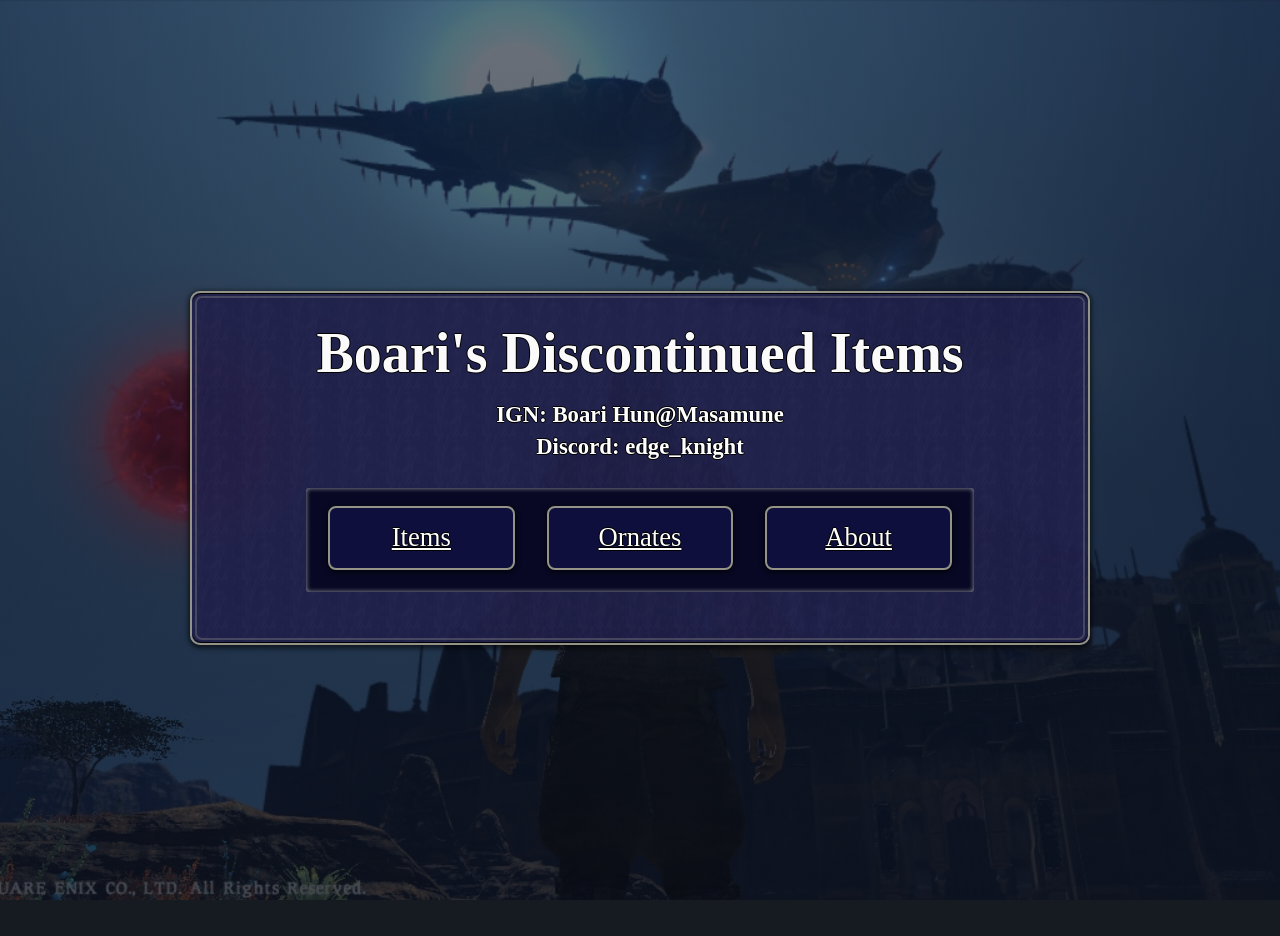
<file: index.html>
<!DOCTYPE html>

<html lang="en">
<head>
<meta charset="utf-8"/>
<meta content="IE=edge" http-equiv="X-UA-Compatible"/>
<meta content="width=device-width, initial-scale=1.0" name="viewport"/>
<title>FFXIV Legacy Tracker | Hosted Collection</title>
<link href="assets/images/favicon.png" rel="icon" type="image/png"/>
<link href="assets/styles/styles.css" rel="stylesheet"/>
<link href="assets/styles/home.css" rel="stylesheet"/>
<script defer="" src="assets/js/site-ui.js"></script>
</head>
<body data-mode="readonly">
<div class="container flex">
<div class="main secondMain">
<div class="decoration">
<div class="headerPad"><header class="site-header">
<h1>Boari's Discontinued Items</h1>
<p class="site-identity">IGN: Boari Hun@Masamune</p>
<p class="site-identity">Discord: edge_knight</p>
</header><div class="inner innerHome"><div class="box homeBox"><a class="navHome" href="tracker.html"><button class="navBtn" type="button"><span class="navText">Items</span></button></a><div class="divider"></div><a class="navHome" href="ornates.html"><button class="navBtn" type="button"><span class="navText">Ornates</span></button></a><div class="divider"></div><a class="navHome" href="about.html"><button class="navBtn" type="button"><span class="navText">About</span></button></a></div></div></div>
</div>
</div>
</div>
</body>
</html>
</file>
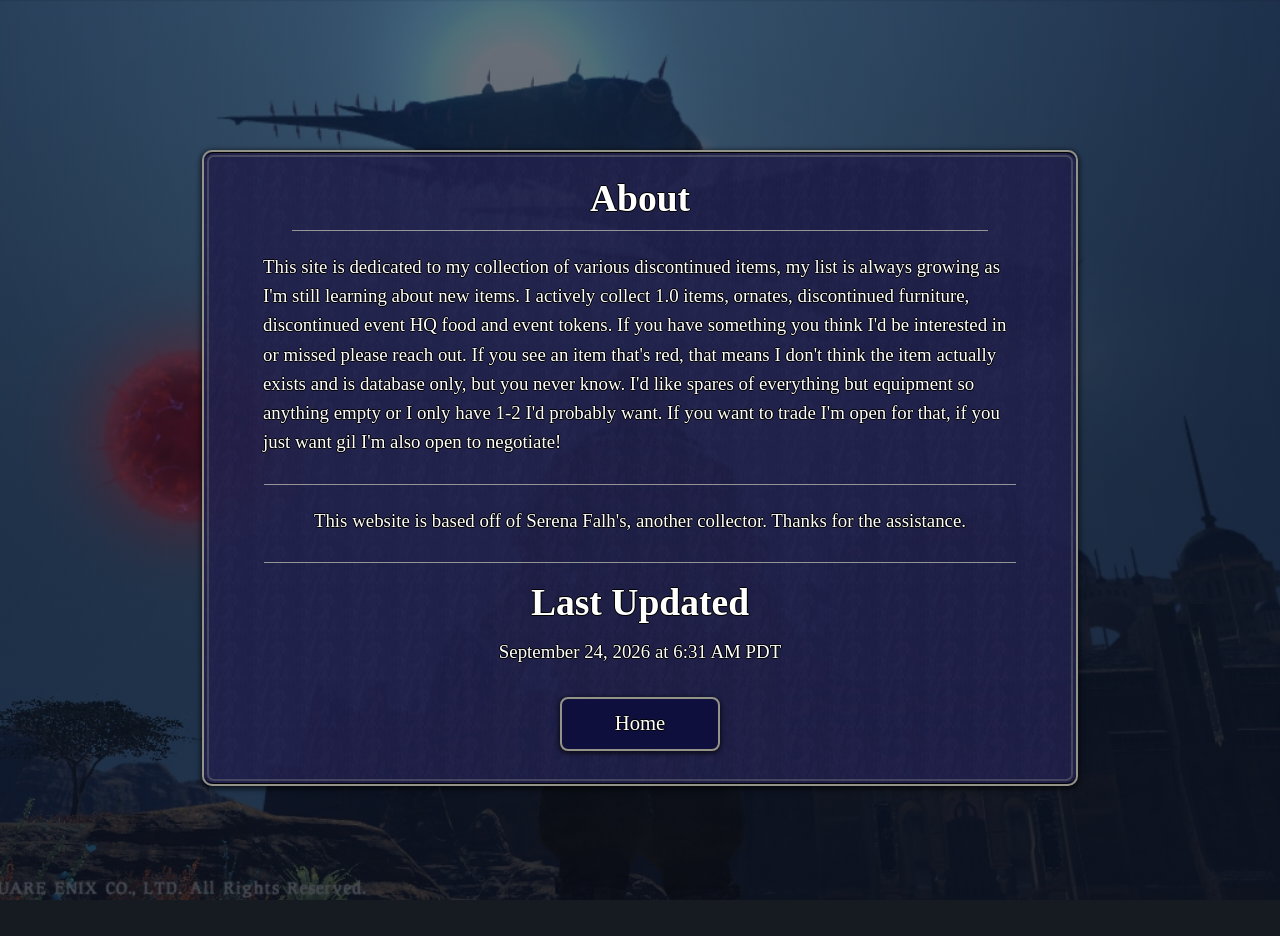
<file: about.html>
<!DOCTYPE html>

<html lang="en">
<head>
<meta charset="utf-8"/>
<meta content="IE=edge" http-equiv="X-UA-Compatible"/>
<meta content="width=device-width, initial-scale=1.0" name="viewport"/>
<title>FFXIV Legacy Tracker | About</title>
<link href="assets/images/favicon.png" rel="icon" type="image/png"/>
<link href="assets/styles/styles.css" rel="stylesheet"/>
<link href="assets/styles/about.css" rel="stylesheet"/>
<script defer="" src="assets/js/site-ui.js"></script>
</head>
<body>
<div class="container flex">
<div class="main secondMain">
<div class="decoration">
<div class="headerPad aboutPad"><section class="about-section">
<h2 class="about-heading">About</h2><hr class="about-divider about-title-divider"/>
<p class="aboutText">This site is dedicated to my collection of various discontinued items, my list is always growing as I'm still learning about new items. I actively collect 1.0 items, ornates, discontinued furniture, discontinued event HQ food and event tokens. If you have something you think I'd be interested in or missed please reach out. If you see an item that's red, that means I don't think the item actually exists and is database only, but you never know. I'd like spares of everything but equipment so anything empty or I only have 1-2 I'd probably want. If you want to trade I'm open for that, if you just want gil I'm also open to negotiate!</p>
</section><hr class="about-divider"/><section class="about-section">
<p class="aboutText creditText">This website is based off of Serena Falh's, another collector. Thanks for the assistance.</p>
</section><hr class="about-divider"/><section class="about-section timestamp-section">
<h2 class="about-heading timestamp-heading">Last Updated</h2>
<p class="aboutText timestampText"><time datetime="2026-09-24T06:31:00-07:00">September 24, 2026 at 6:31 AM PDT</time></p>
</section><div class="about-home-nav"><a href="index.html"><button class="navBtn about-home-button" type="button"><span class="navText">Home</span></button></a></div></div>
</div>
</div>

</div>
</body>
</html>
</file>
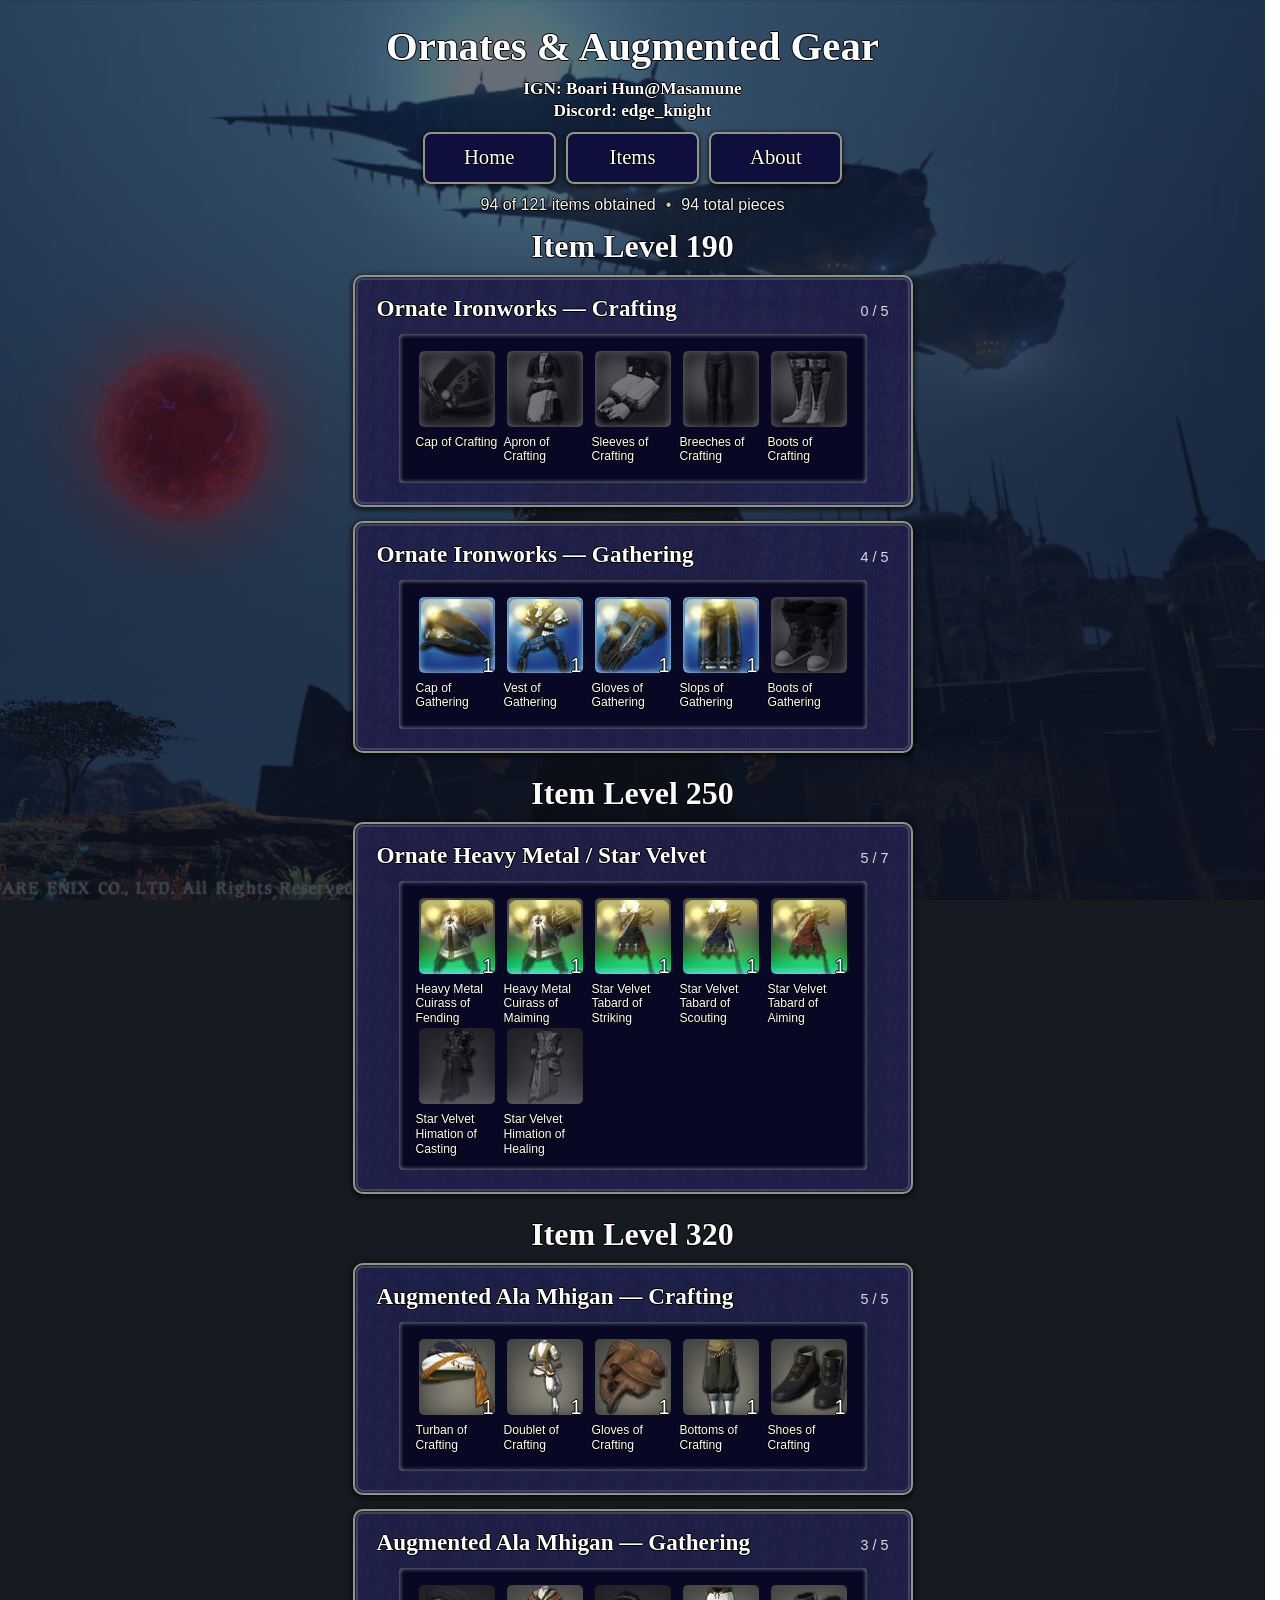
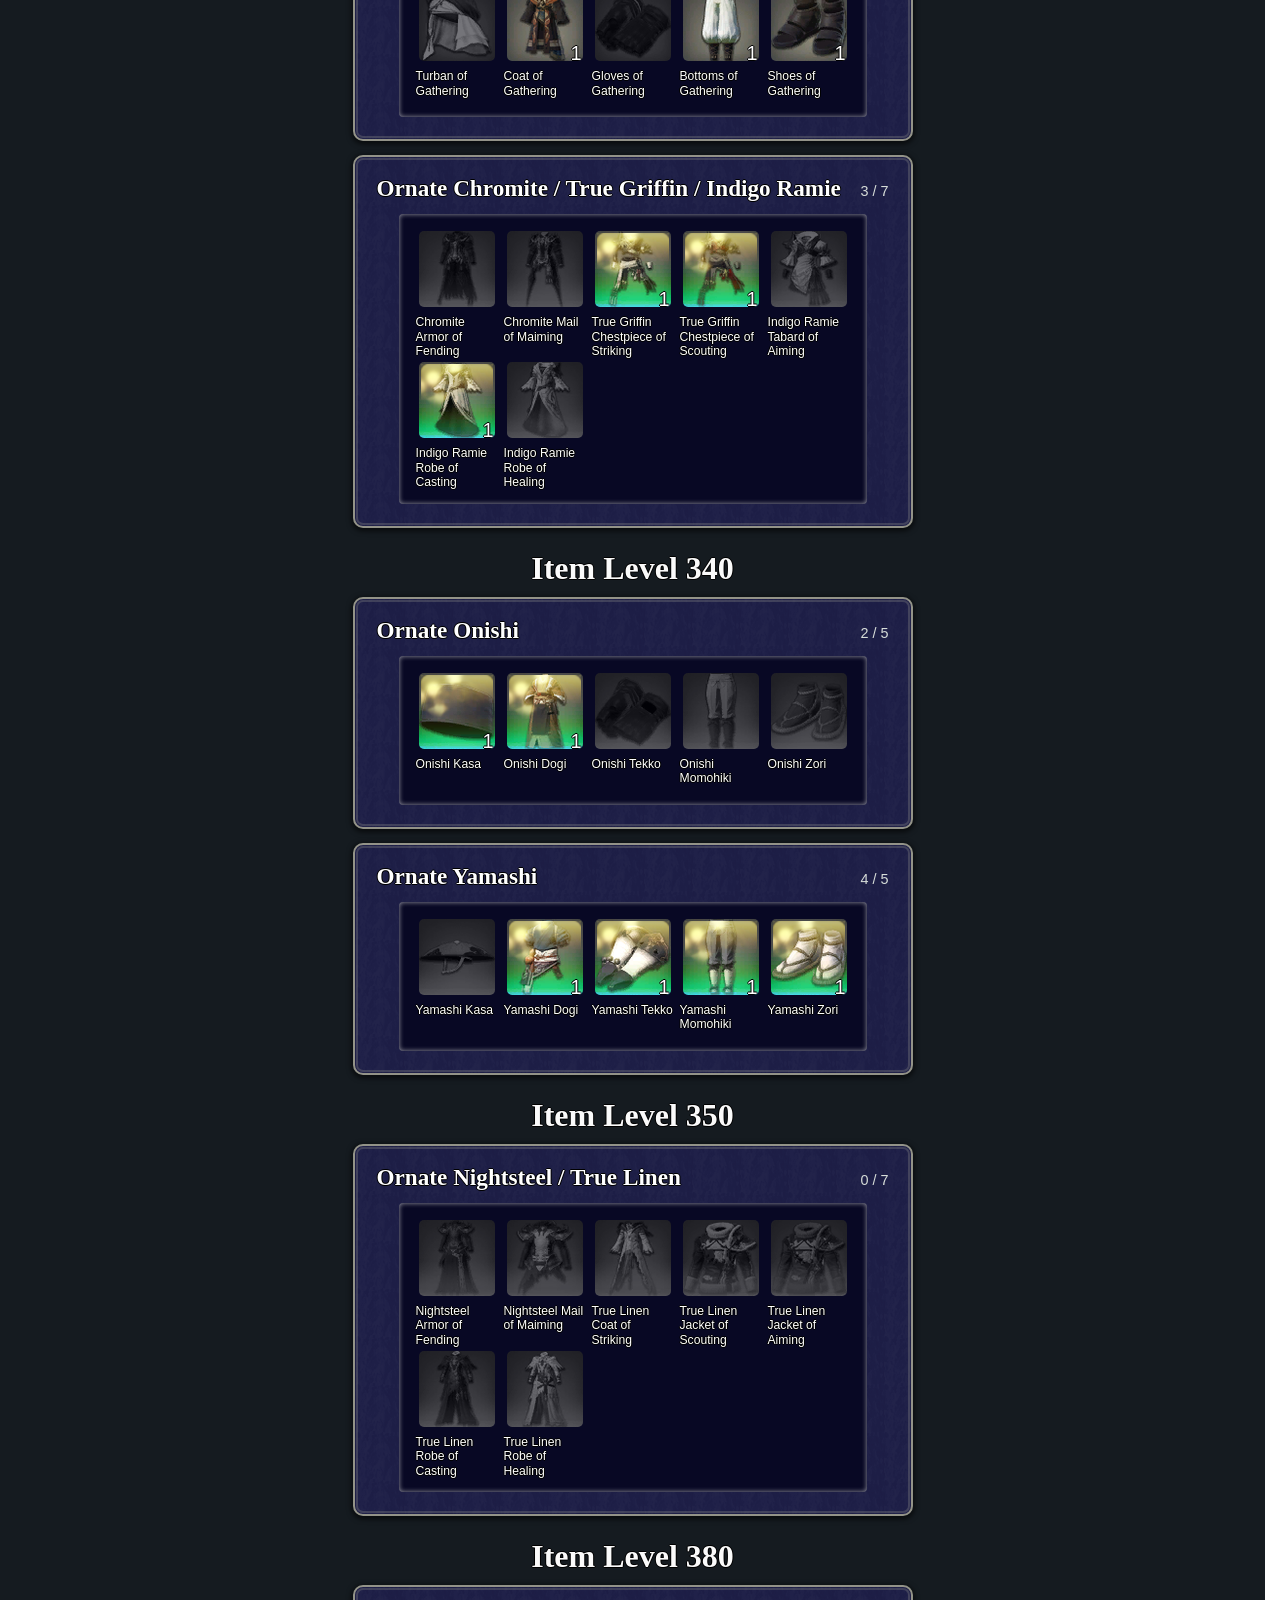
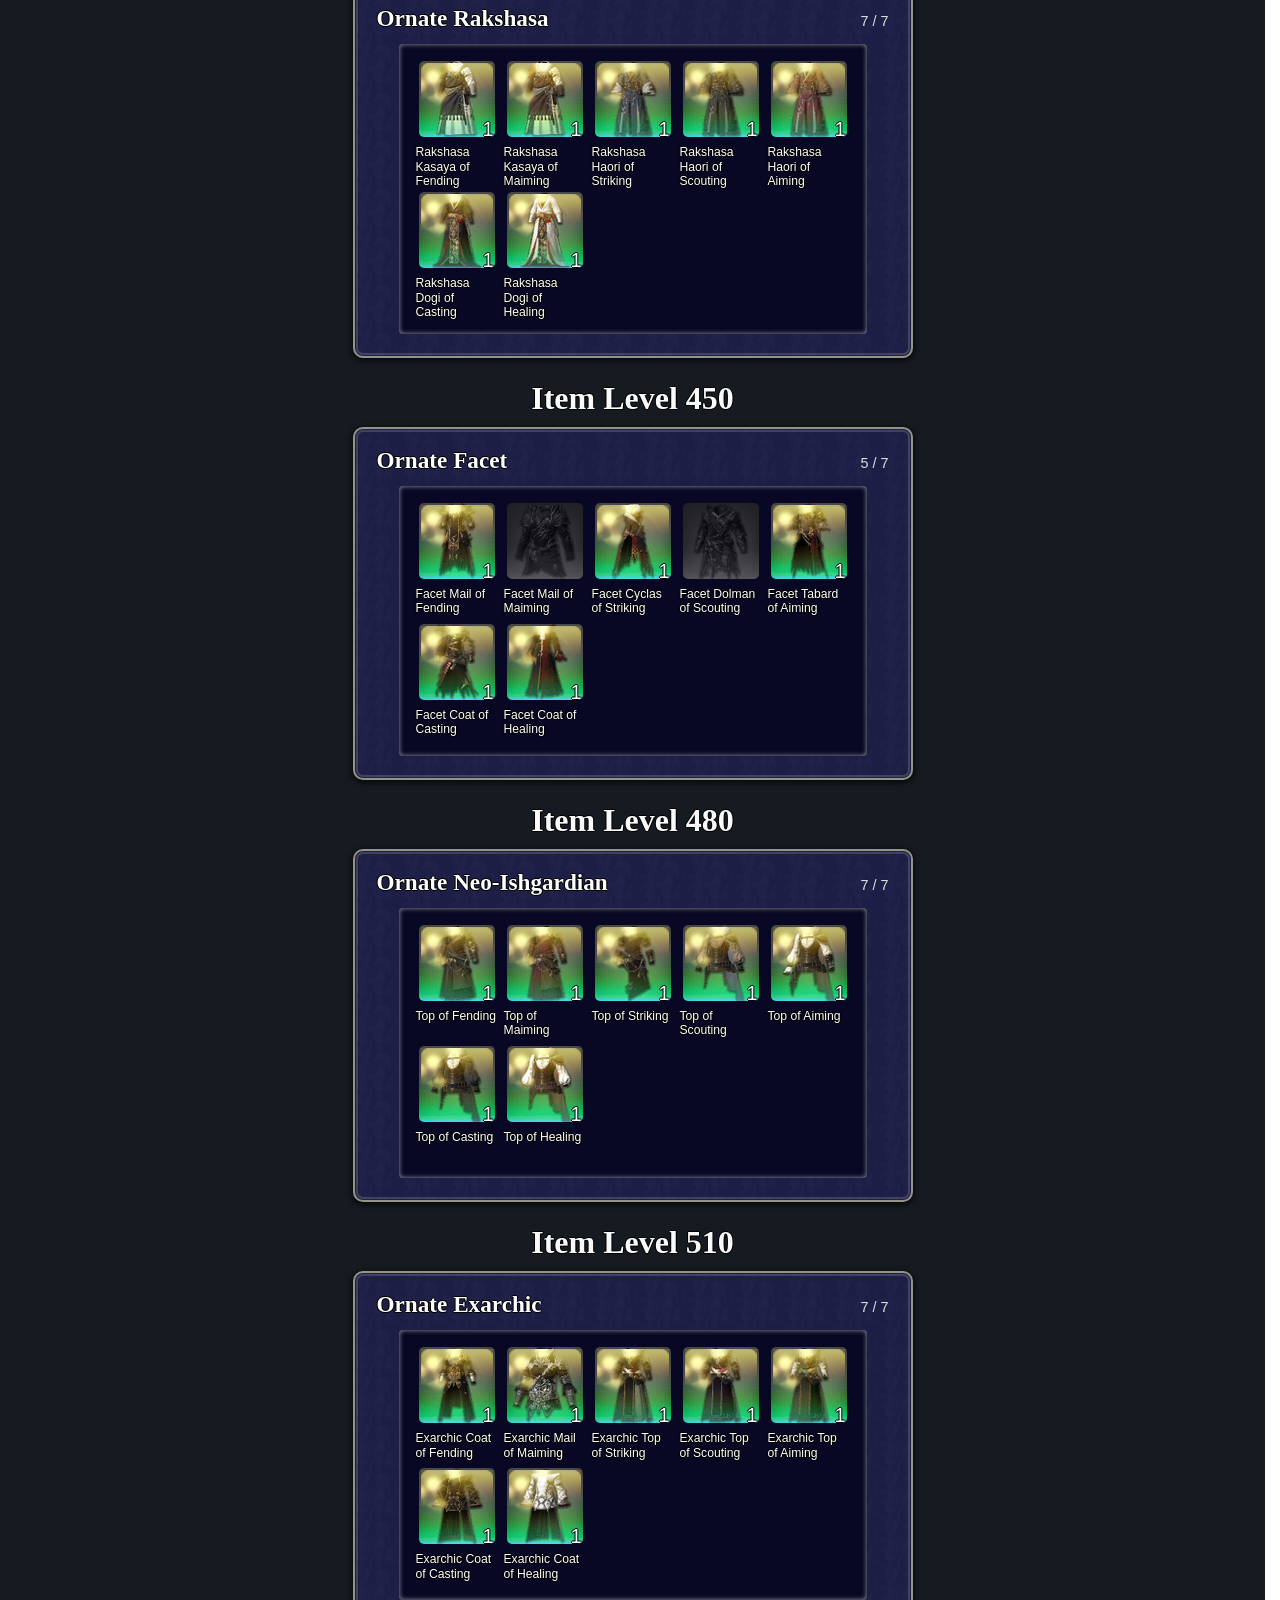
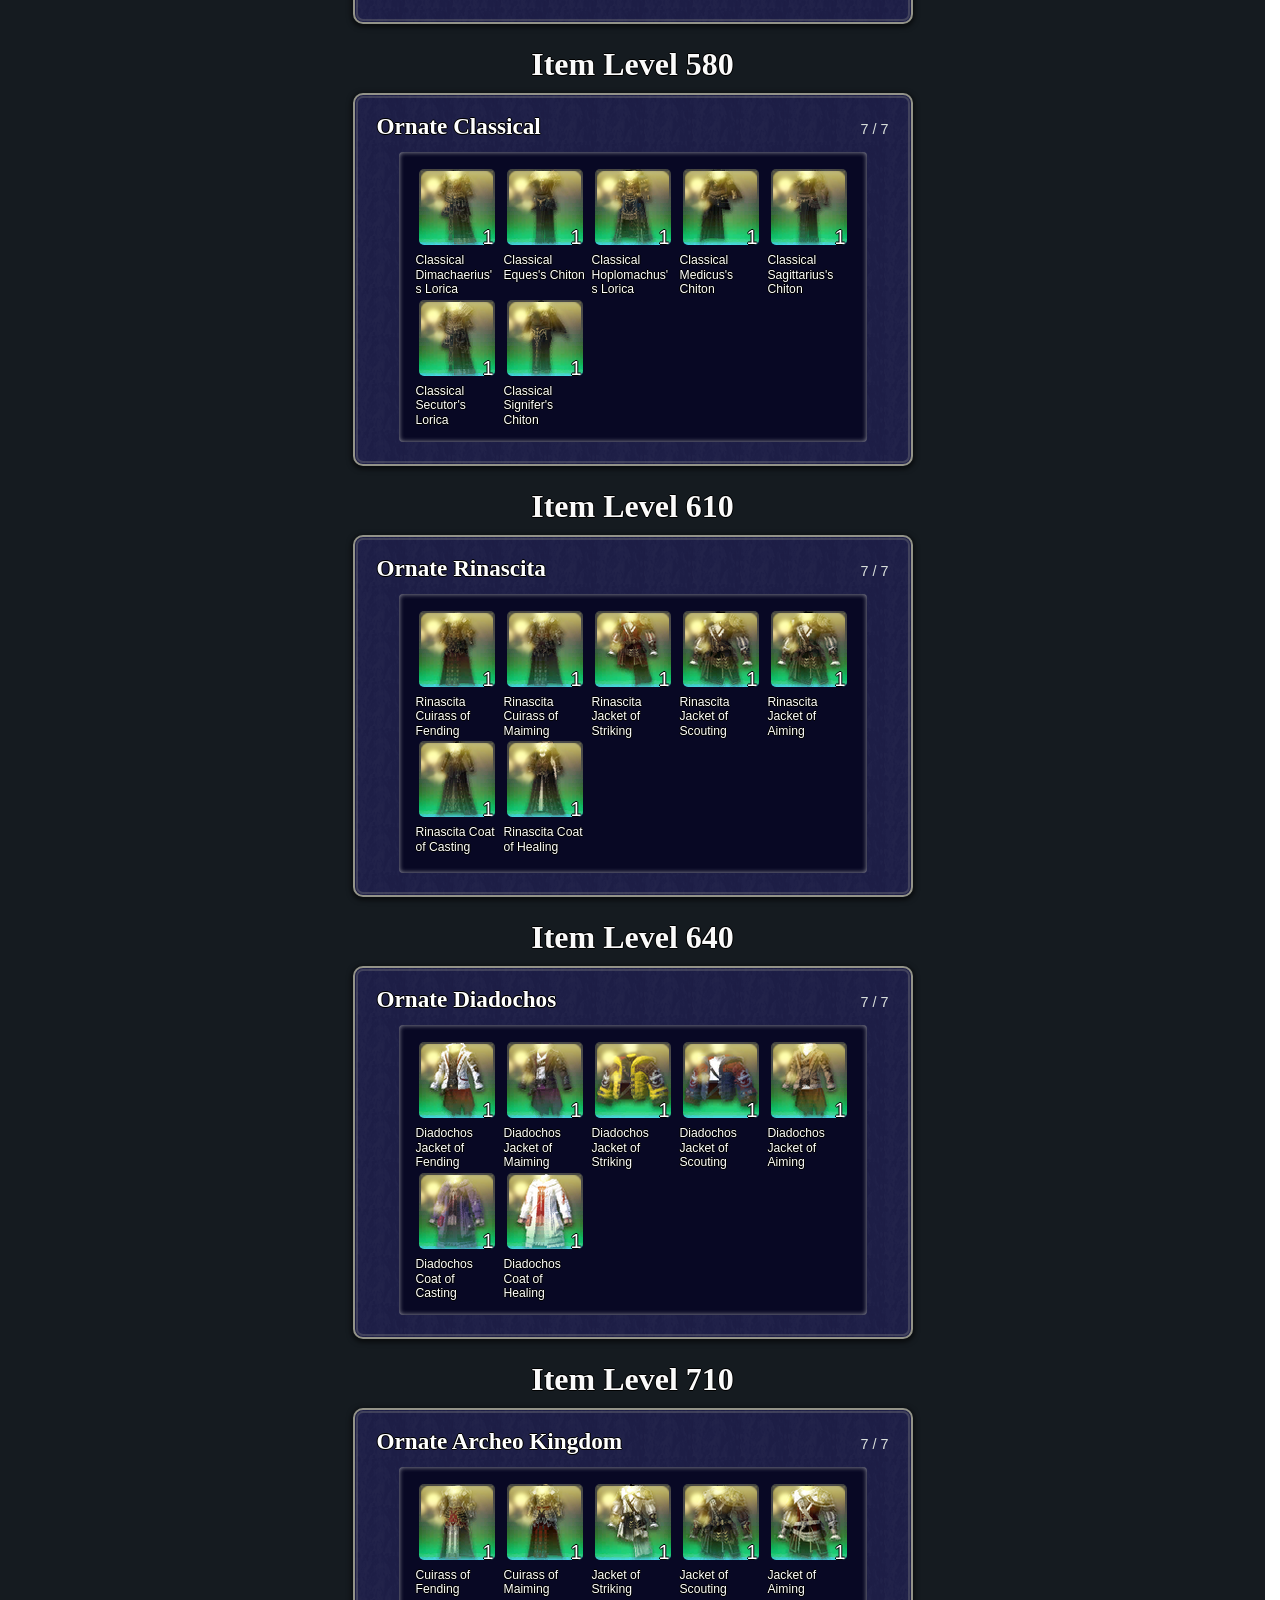
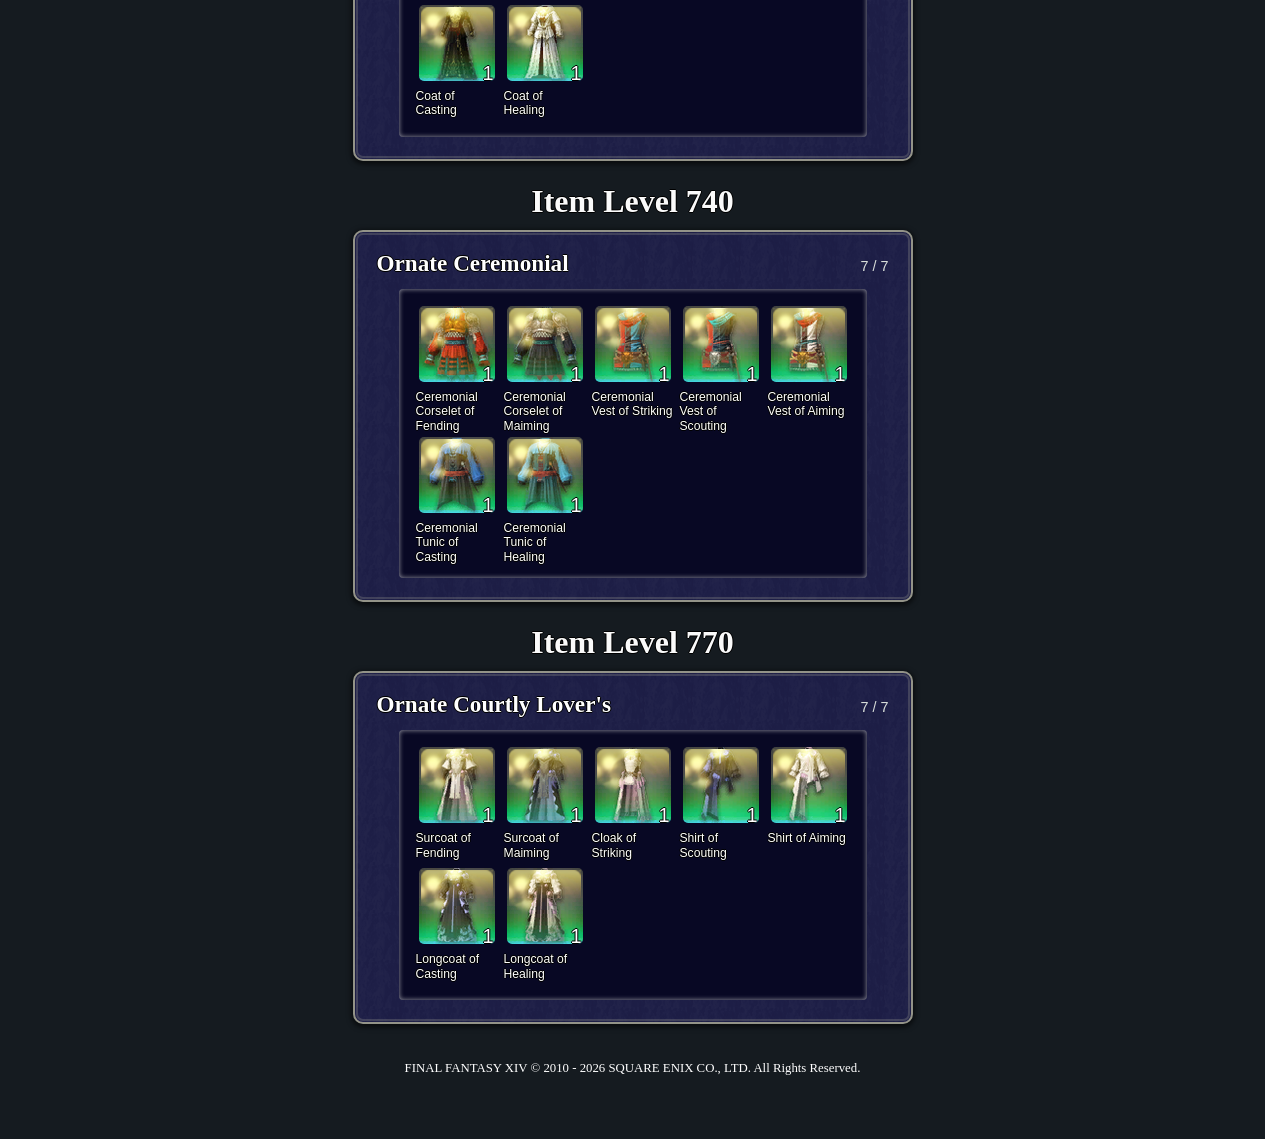
<file: ornates.html>
<!DOCTYPE html>

<html lang="en">
<head>
<meta charset="utf-8"/>
<meta content="IE=edge" http-equiv="X-UA-Compatible"/>
<meta content="width=device-width, initial-scale=1.0" name="viewport"/>
<title>FFXIV Legacy Tracker | Ornates &amp; Augmented</title>
<link href="assets/images/favicon.png" rel="icon" type="image/png"/>
<link href="assets/styles/styles.css" rel="stylesheet"/>
<link href="assets/styles/tracker.css" rel="stylesheet"/>
<link href="assets/styles/ornates.css" rel="stylesheet"/>
<script defer="" src="assets/js/site-ui.js"></script>
<script defer="" src="assets/js/ornates-items.js"></script>
<script defer="" src="assets/js/ornates-app.js"></script>
</head>
<body data-mode="readonly" data-snapshot="collection-data.json">
<div class="container flex">
<main class="ornates-shell"><header class="site-header ornates-header">
<h1 class="ornates-page-title">Ornates &amp; Augmented Gear</h1>
<p class="site-identity">IGN: Boari Hun@Masamune</p>
<p class="site-identity">Discord: edge_knight</p>
</header><div aria-label="Site navigation" class="nav multi-nav top-nav">
<a href="index.html"><button class="navBtn compact-nav" type="button"><span class="navText">Home</span></button></a>
<a href="tracker.html"><button class="navBtn compact-nav" type="button"><span class="navText">Items</span></button></a>
<a href="about.html"><button class="navBtn compact-nav" type="button"><span class="navText">About</span></button></a>
</div>
<div aria-live="polite" class="collection-summary">
<span id="ownedSummary">0 of 121 items obtained</span>
<span aria-hidden="true" class="summary-divider">•</span>
<span id="quantitySummary">0 total pieces</span>
</div>
<div id="ornateSets"></div>
<footer>

<p class="trademark">FINAL FANTASY XIV © 2010 - 2026 SQUARE ENIX CO., LTD. All Rights Reserved.</p>
</footer>
</main>
<div aria-hidden="true" aria-labelledby="itemTitle" aria-modal="true" class="modal" role="dialog">
<div class="smallFrame">
<button aria-label="Close item window" class="close-modal" id="closeModal" type="button">×</button>
<div id="titleBlock">
<div aria-hidden="true" id="icon"><span class="ornate-sprite-icon" id="modalIconImage"></span><span class="modal-hq-glow" hidden="" id="modalHqGlow"></span></div>
<div id="itemTitle"><h2></h2></div>
</div>
<div class="item-meta" id="itemMeta"></div>
<div id="subBlock">
<label for="num" id="quantity">Quantity</label>
<div class="quantity-editor">
<button aria-label="Decrease quantity" class="quantity-button" id="decrementQuantity" type="button">−</button>
<input autocomplete="off" id="num" inputmode="numeric" min="0" step="1" type="number"/>
<button aria-label="Increase quantity" class="quantity-button" id="incrementQuantity" type="button">+</button>
</div>
<p class="readonly-count" hidden="" id="readonlyCount"></p>
<p aria-live="polite" id="saveStatus"></p>
<a class="universalis-link" href="#" id="universalisLink" rel="noreferrer" target="_blank">View item on Universalis</a>
</div>
</div>
</div>
</div>
</body>
</html>
</file>
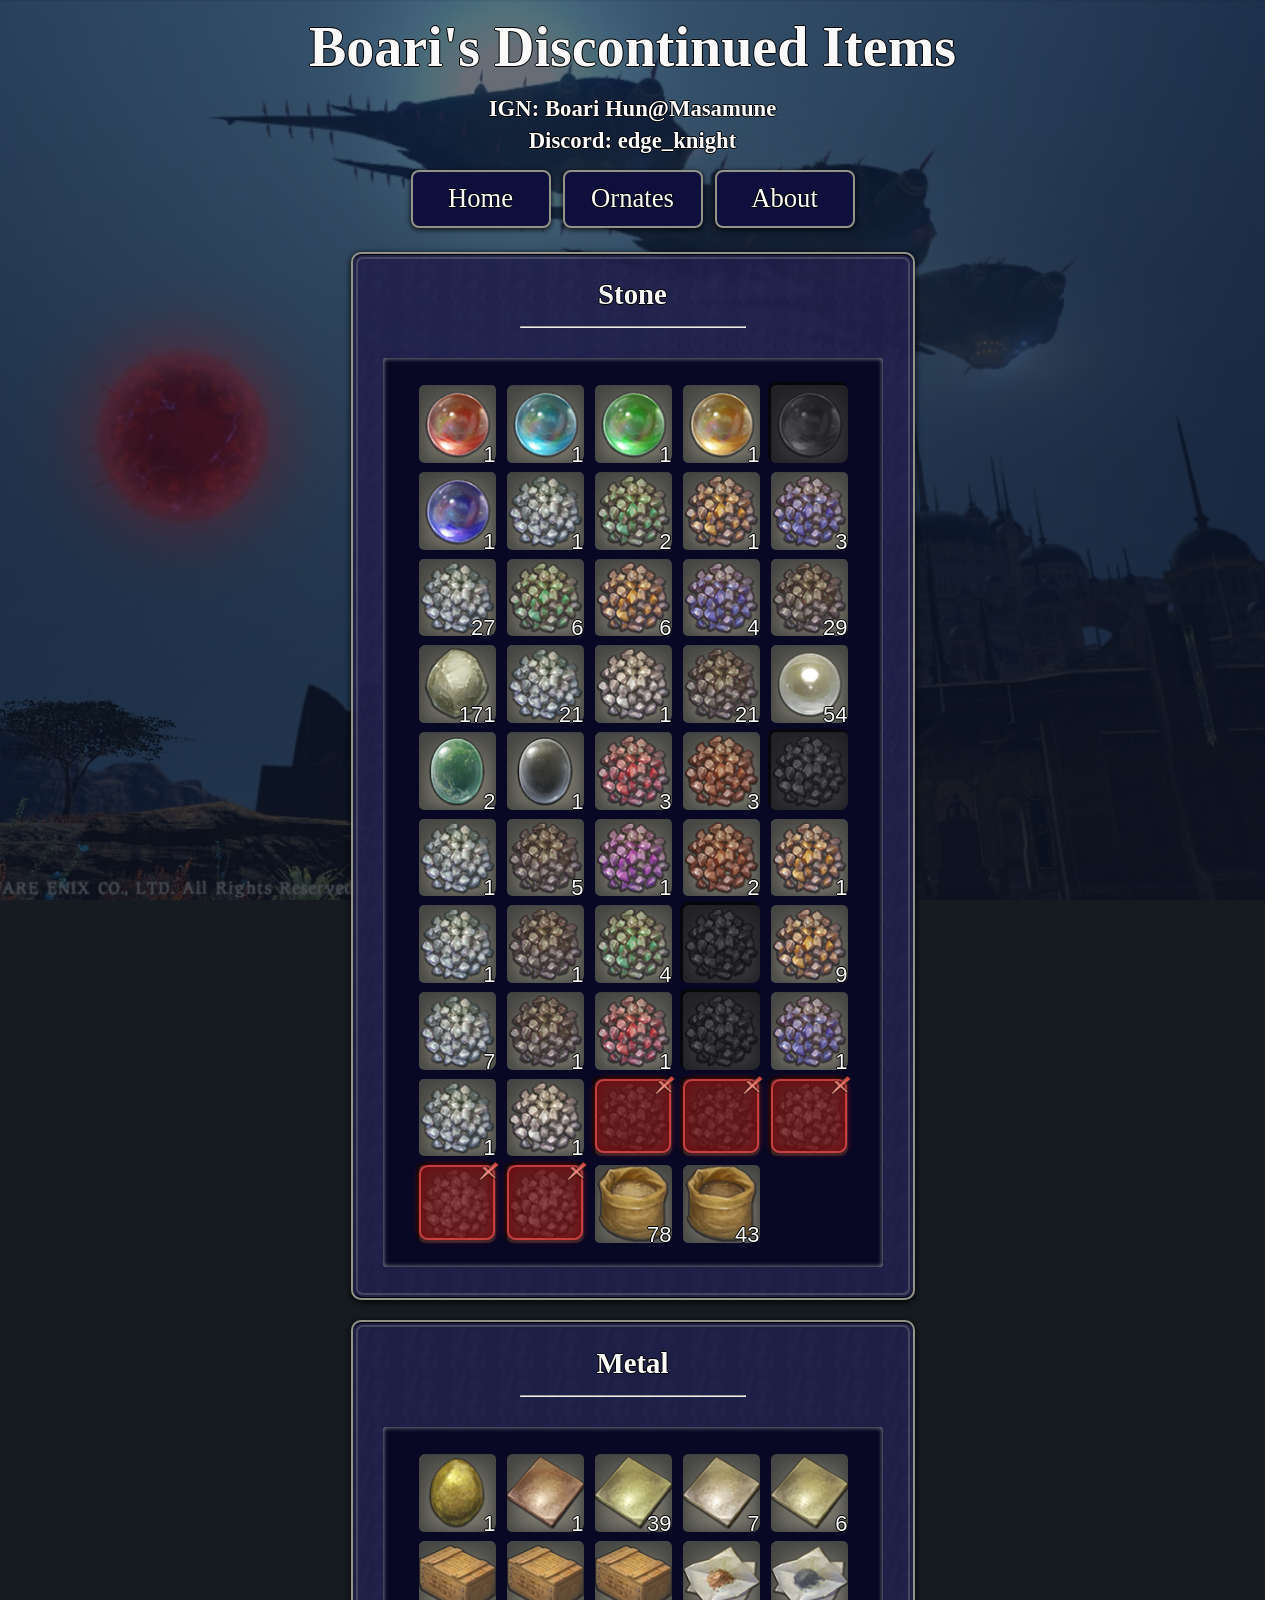
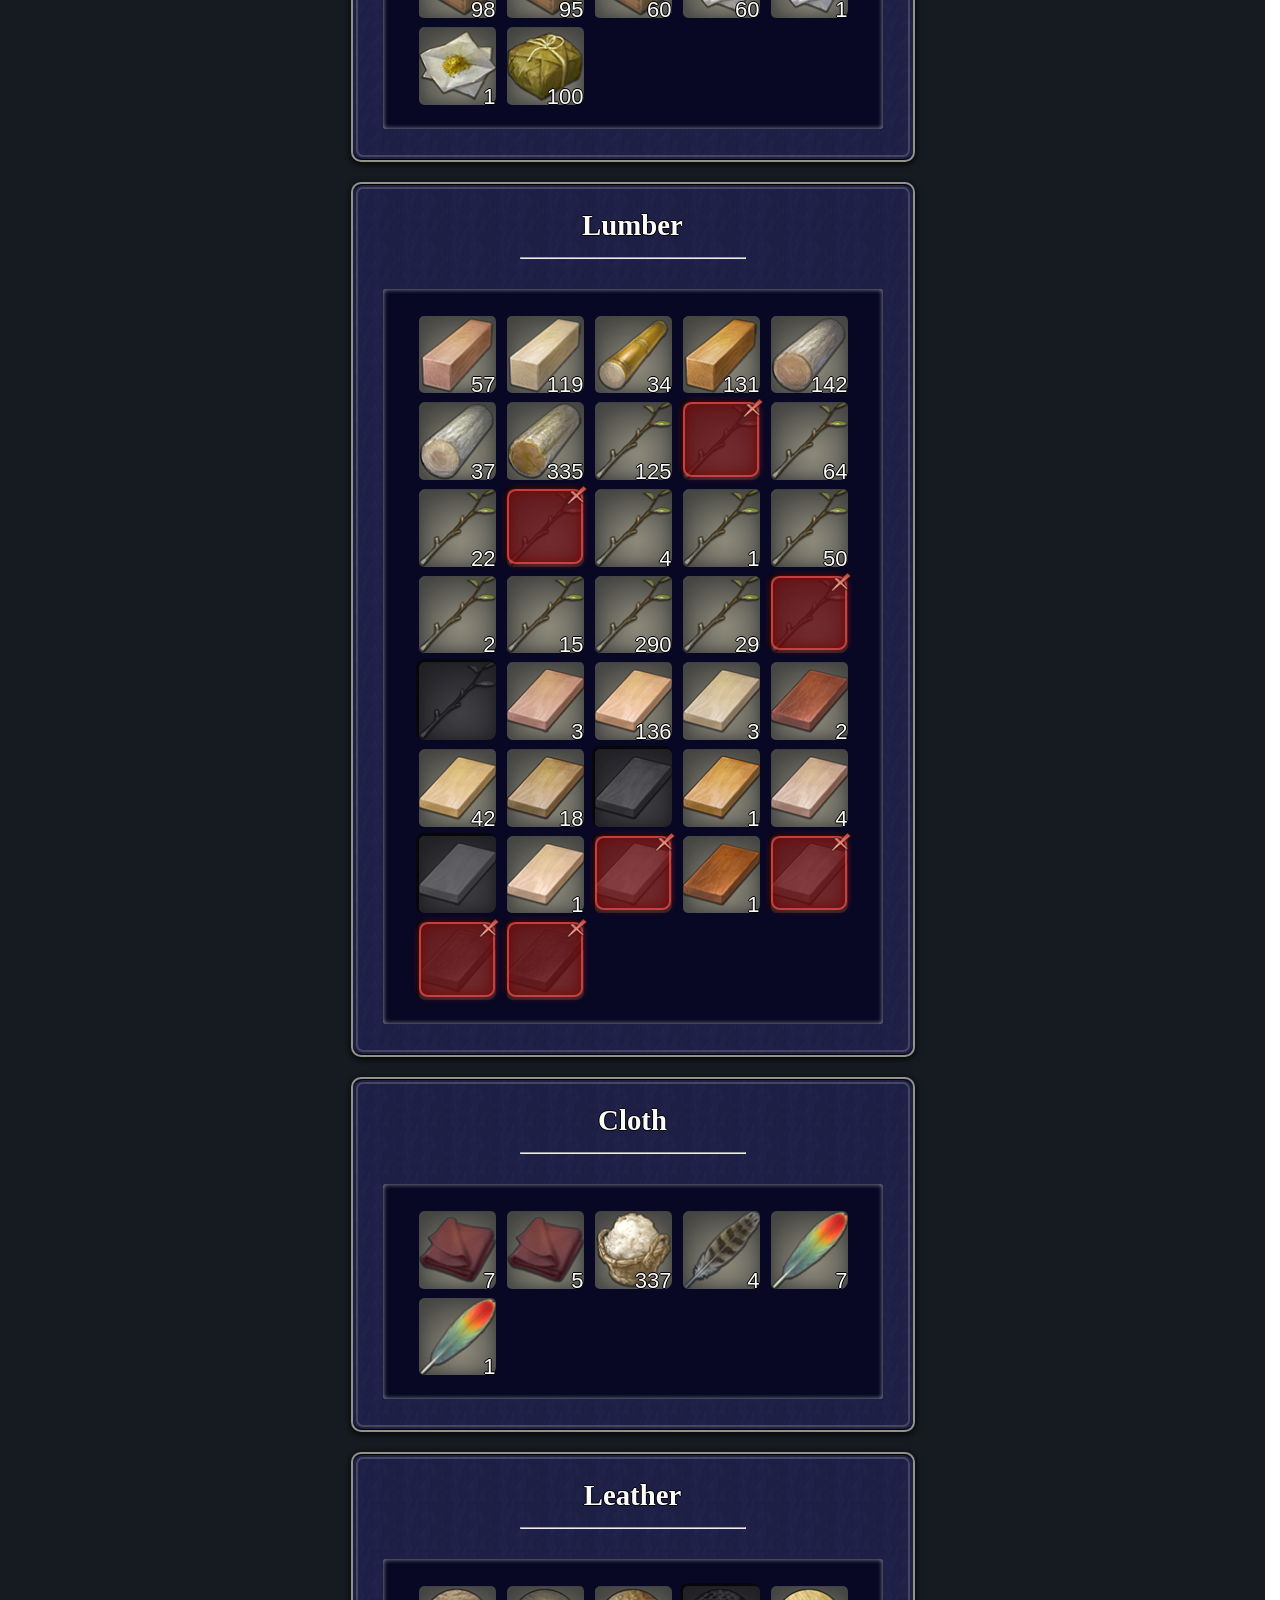
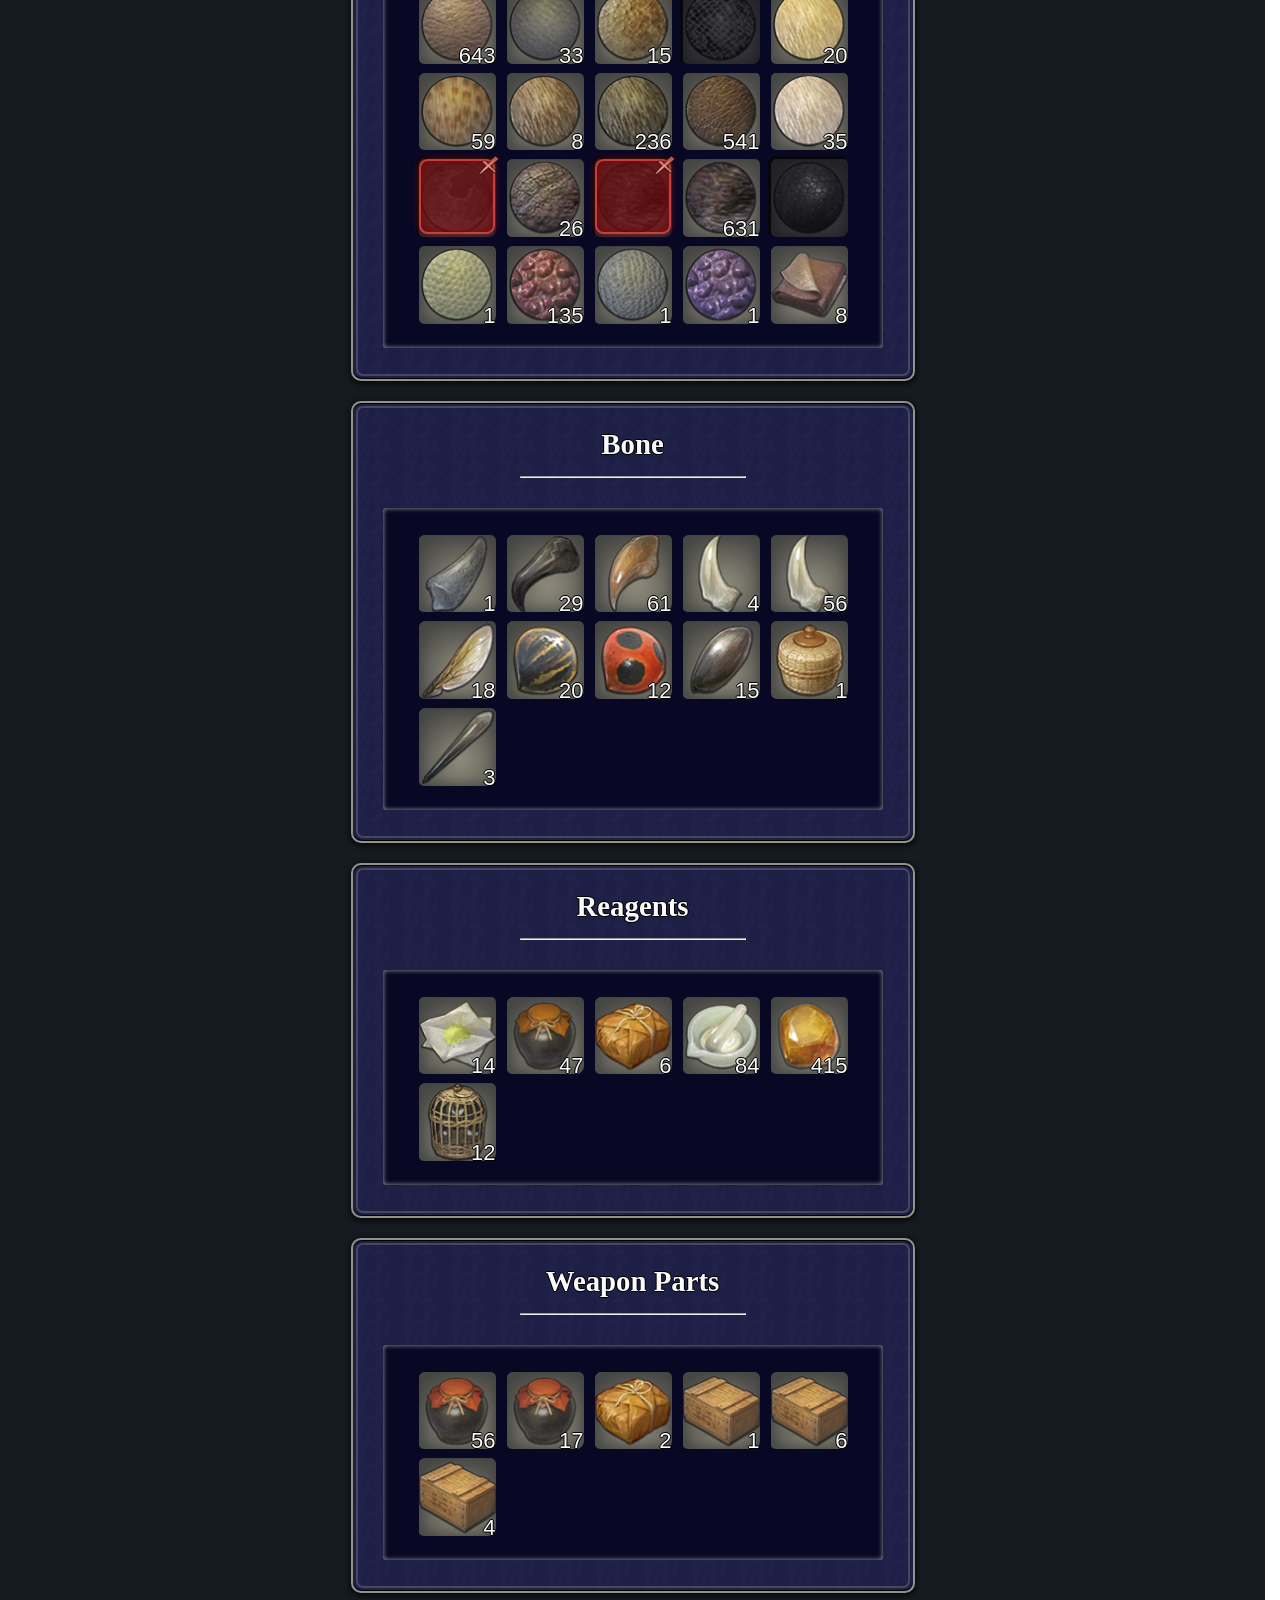
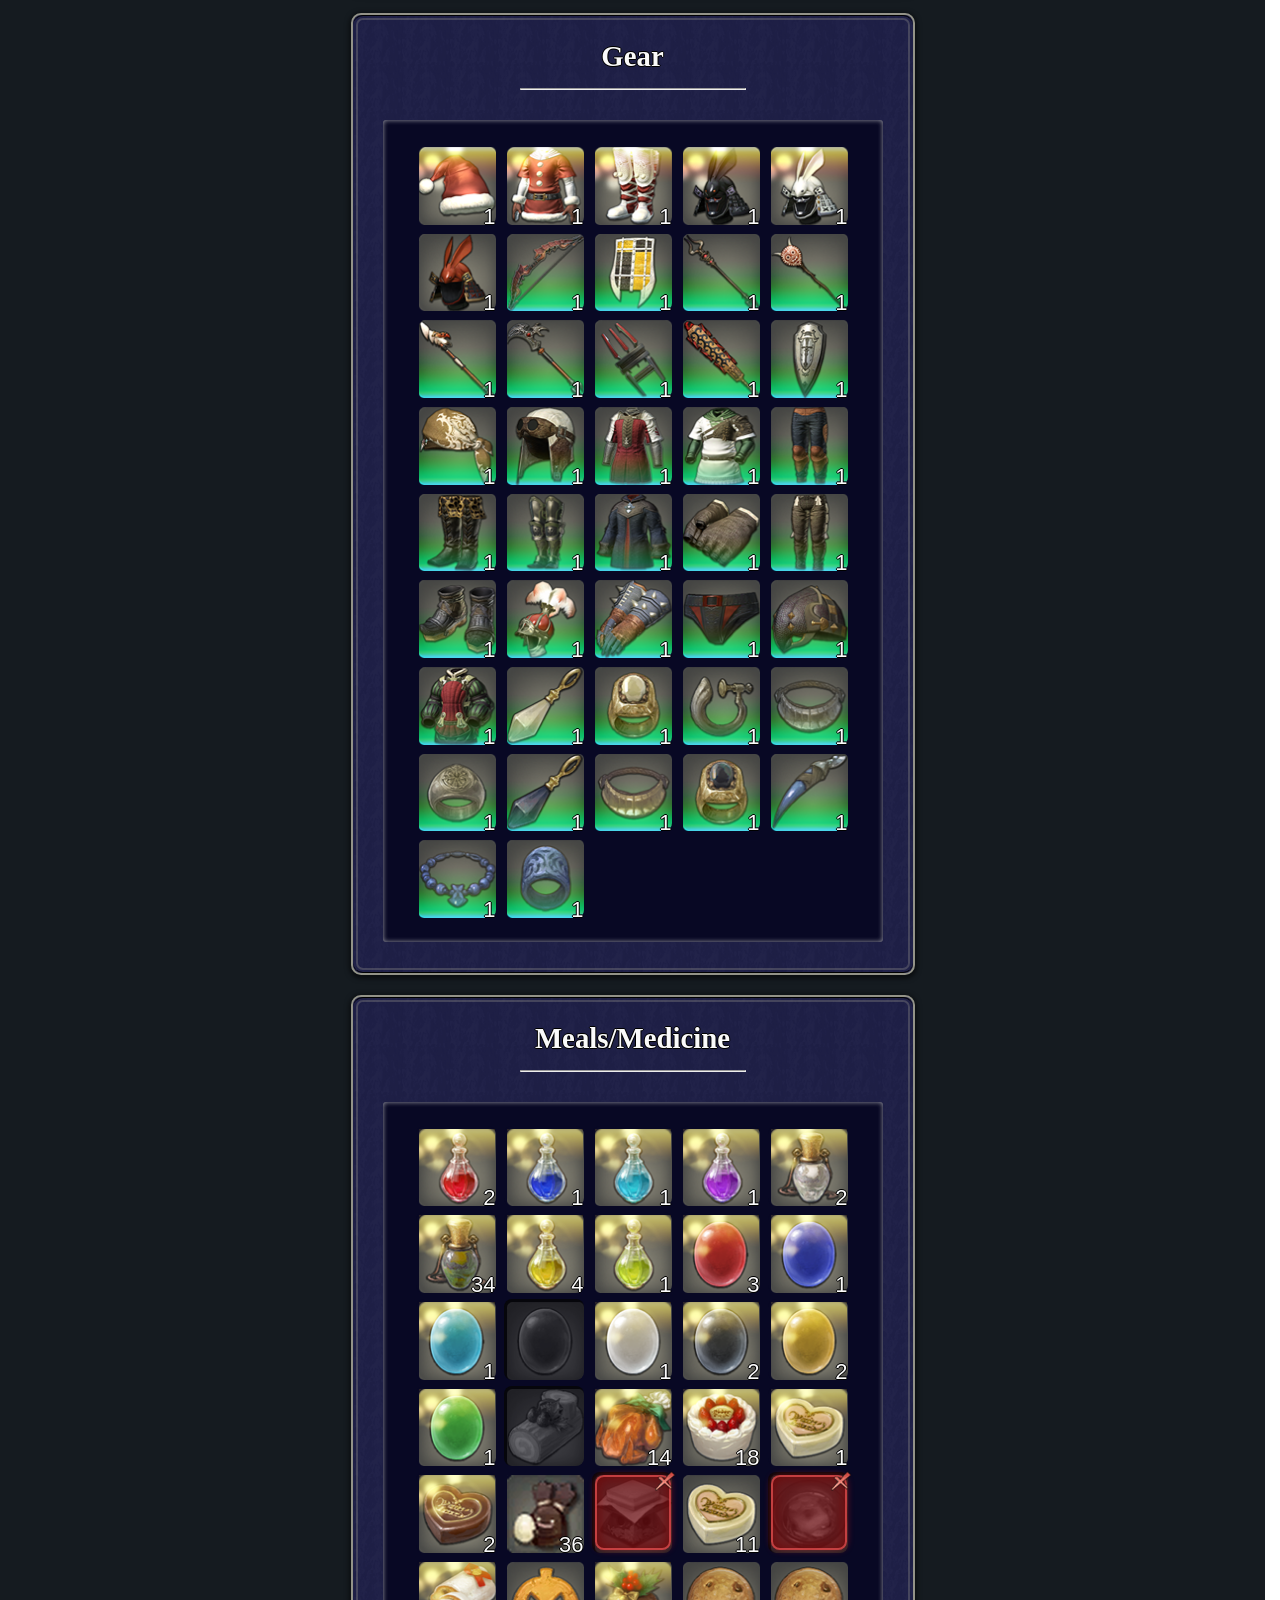
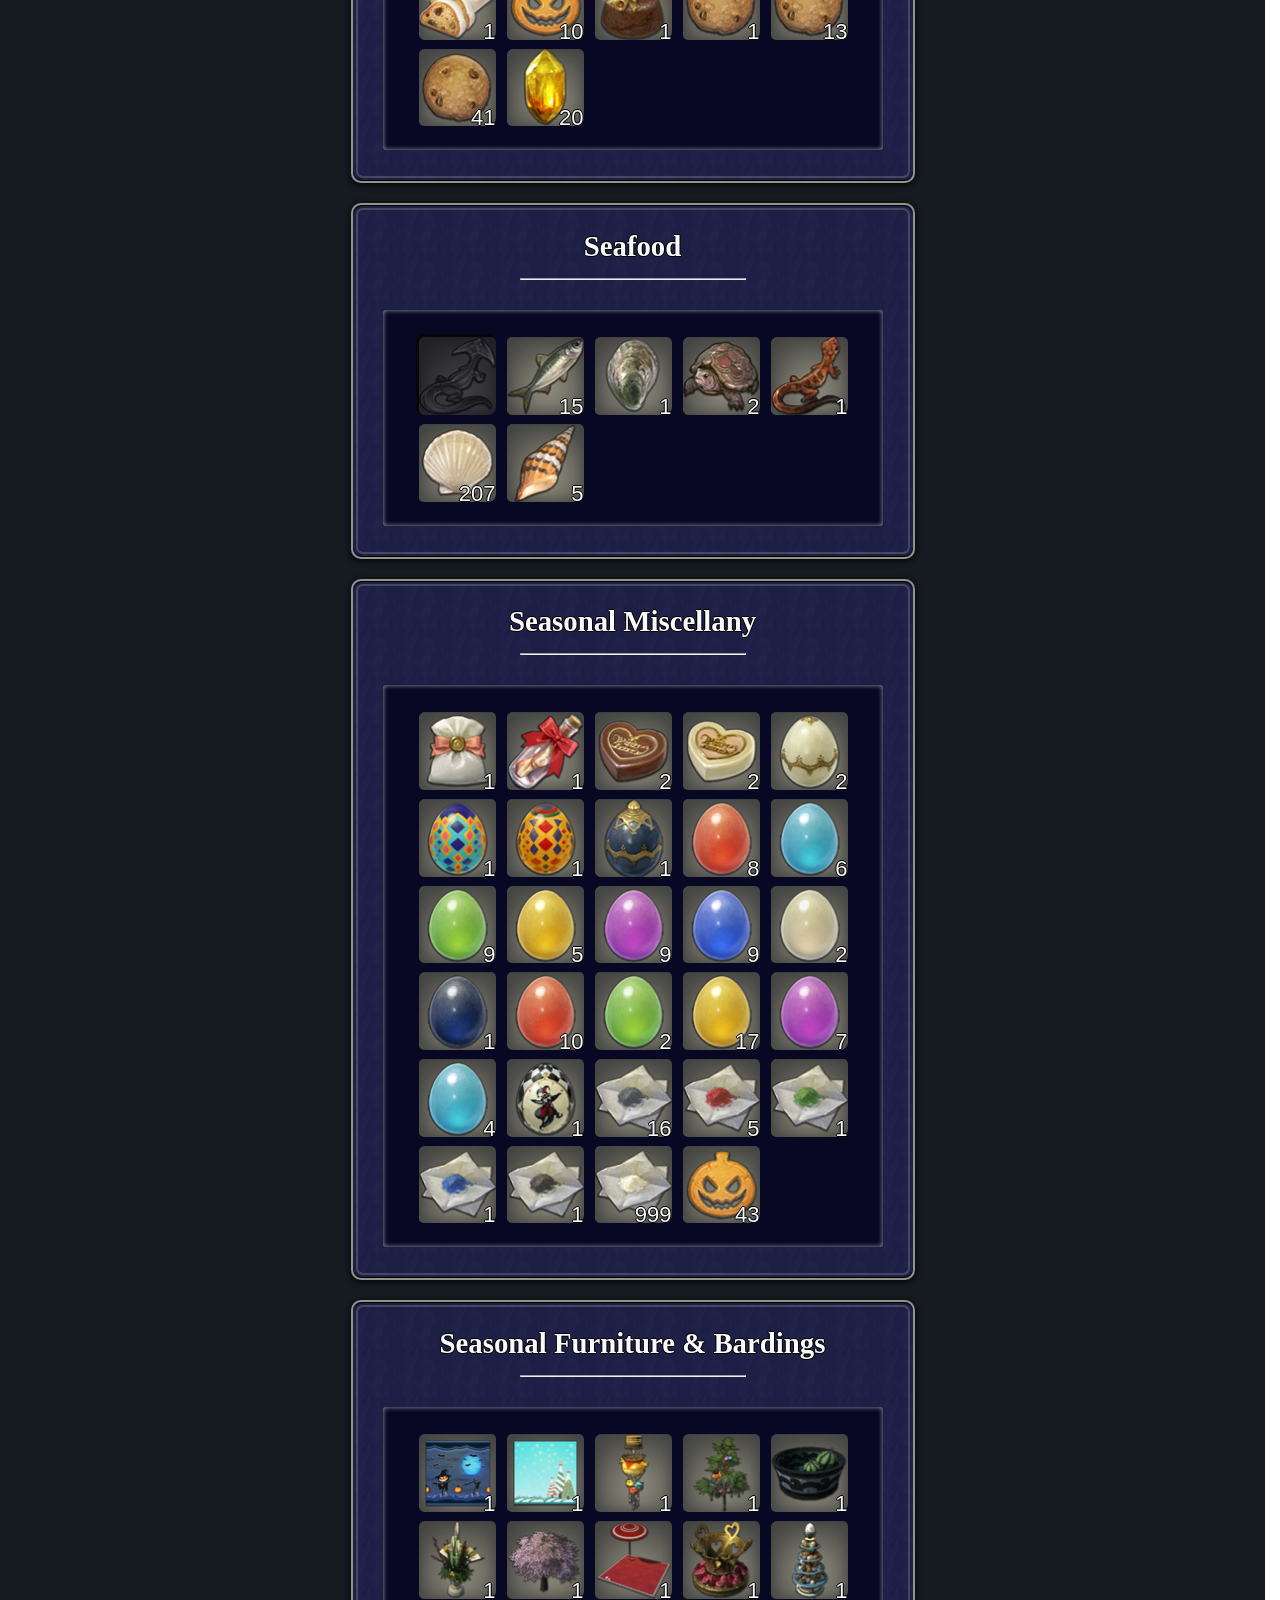
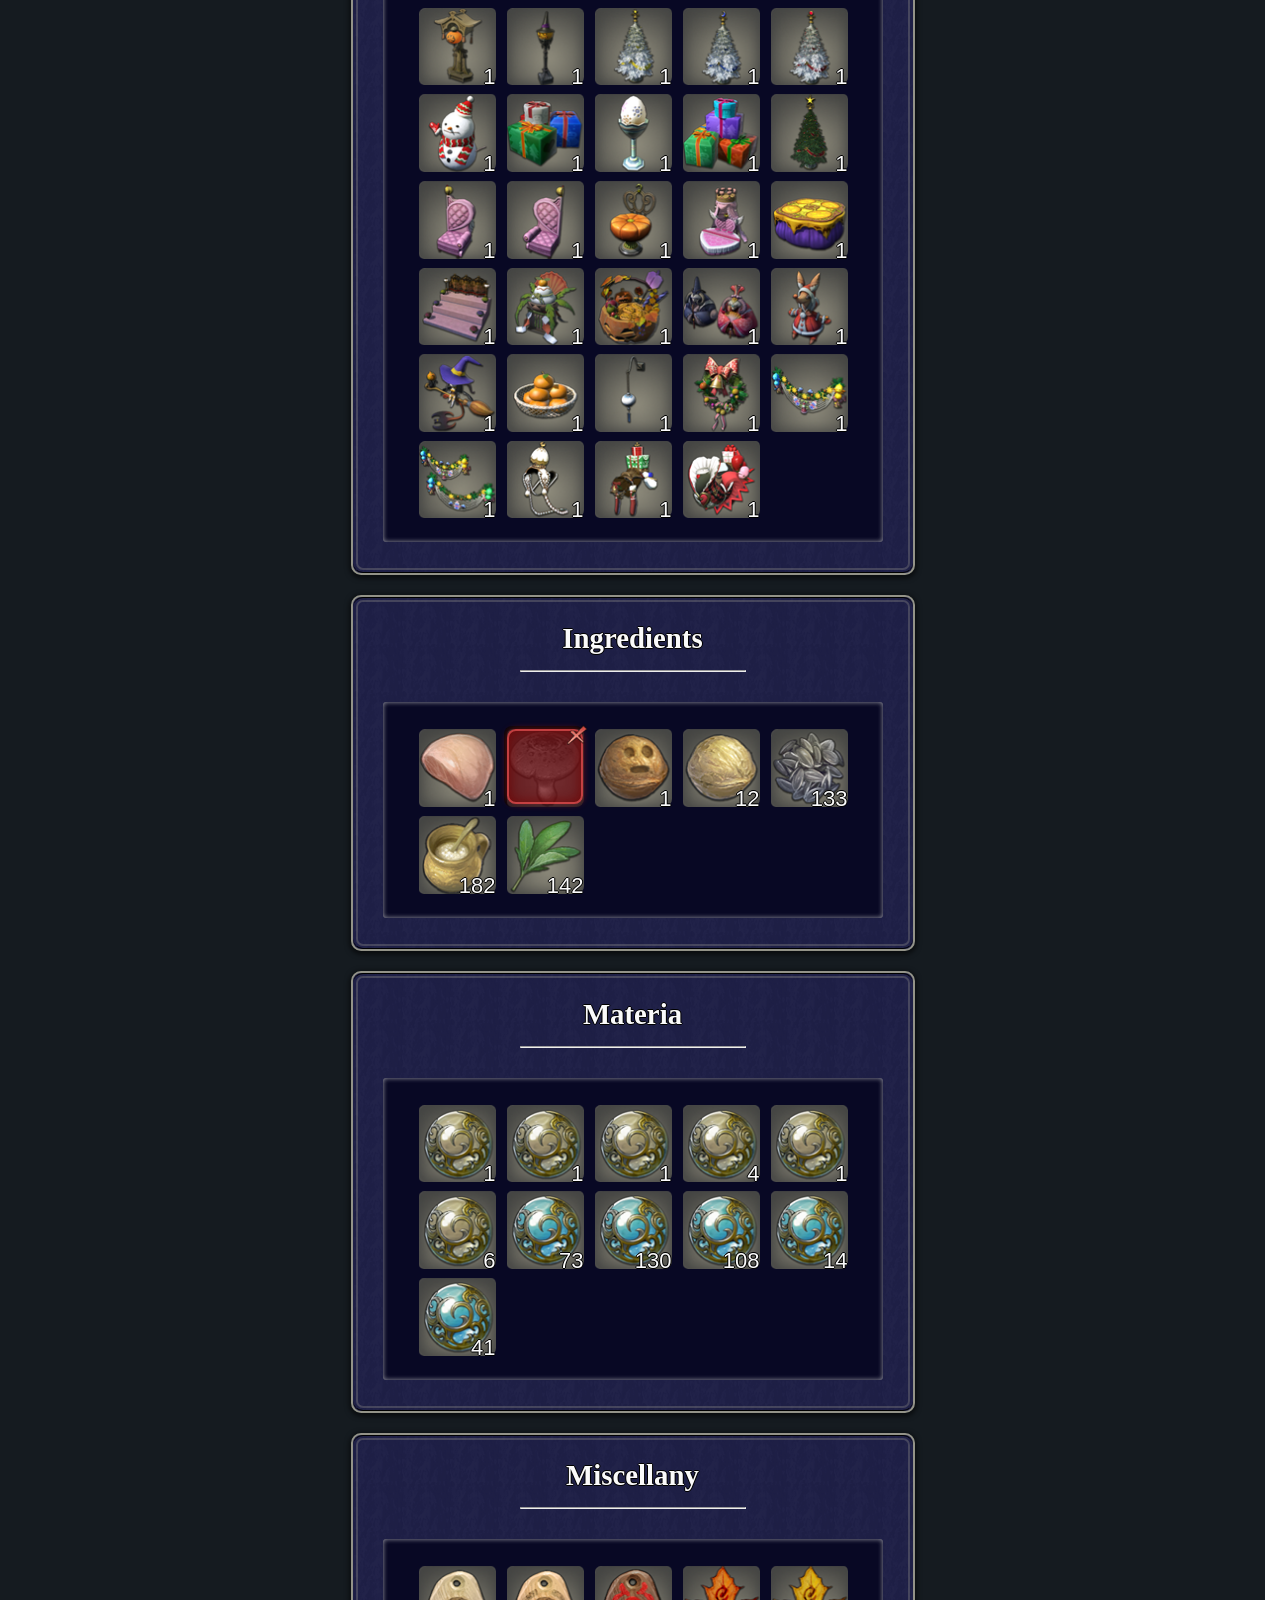
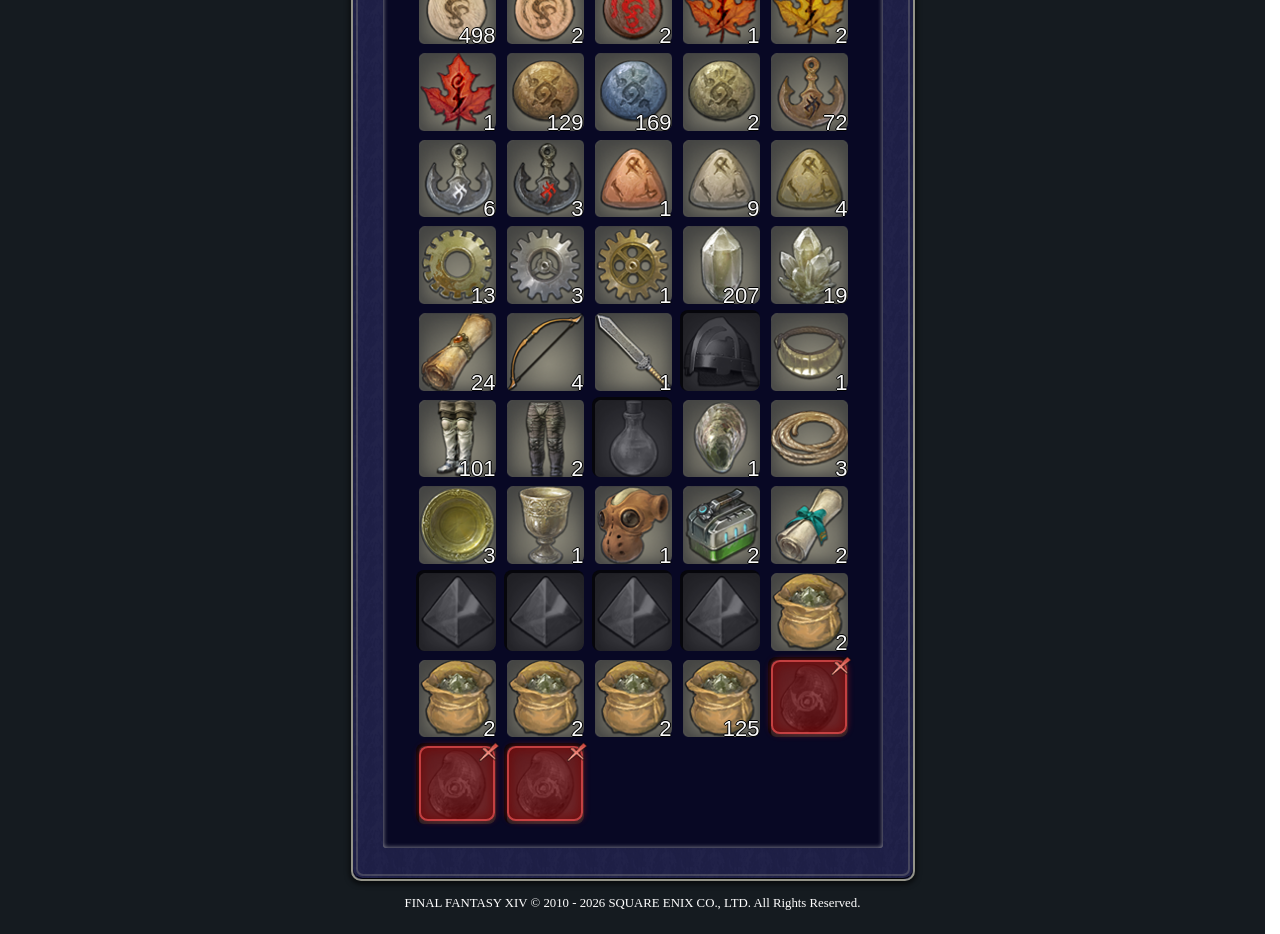
<file: tracker.html>
<!DOCTYPE html>

<html lang="en">
<head>
<meta charset="utf-8"/>
<meta content="IE=edge" http-equiv="X-UA-Compatible"/>
<meta content="width=device-width, initial-scale=1.0" name="viewport"/>
<title>FFXIV Legacy Tracker | Items</title>
<link href="assets/images/favicon.png" rel="icon" type="image/png"/>
<link href="assets/styles/styles.css" rel="stylesheet"/>
<link href="assets/styles/tracker.css" rel="stylesheet"/>
<script defer="" src="assets/js/site-ui.js"></script>
<script defer="" src="assets/js/items.js" type="text/javascript"></script>
<script defer="" src="assets/js/app.js"></script>
</head>
<body data-mode="readonly" data-snapshot="collection-data.json">
<div class="container flex">
<div><header class="site-header">
<h1>Boari's Discontinued Items</h1>
<p class="site-identity">IGN: Boari Hun@Masamune</p>
<p class="site-identity">Discord: edge_knight</p>
</header><div aria-label="Site navigation" class="nav multi-nav top-nav">
<a href="index.html"><button class="navBtn compact-nav" type="button"><span class="navText">Home</span></button></a>
<a href="ornates.html"><button class="navBtn compact-nav" type="button"><span class="navText">Ornates</span></button></a>
<a href="about.html"><button class="navBtn compact-nav" type="button"><span class="navText">About</span></button></a>
</div>
<div class="main">
<div class="decoration"><h2>Stone</h2><hr/><div class="box"><div class="inner" id="inner-1"></div></div></div>
</div>
<div class="main bump"><div class="decoration"><h2>Metal</h2><hr/><div class="box"><div class="inner" id="inner-2"></div></div></div></div>
<div class="main bump"><div class="decoration"><h2>Lumber</h2><hr/><div class="box"><div class="inner" id="inner-3"></div></div></div></div>
<div class="main bump"><div class="decoration"><h2>Cloth</h2><hr/><div class="box"><div class="inner" id="inner-4"></div></div></div></div>
<div class="main bump"><div class="decoration"><h2>Leather</h2><hr/><div class="box"><div class="inner" id="inner-5"></div></div></div></div>
<div class="main bump"><div class="decoration"><h2>Bone</h2><hr/><div class="box"><div class="inner" id="inner-6"></div></div></div></div>
<div class="main bump"><div class="decoration"><h2>Reagents</h2><hr/><div class="box"><div class="inner" id="inner-7"></div></div></div></div>
<div class="main bump"><div class="decoration"><h2>Weapon Parts</h2><hr/><div class="box"><div class="inner" id="inner-8"></div></div></div></div>
<div class="main bump"><div class="decoration"><h2>Gear</h2><hr/><div class="box"><div class="inner" id="inner-9"></div></div></div></div>
<div class="main bump"><div class="decoration"><h2>Meals/Medicine</h2><hr/><div class="box"><div class="inner" id="inner-10"></div></div></div></div>
<div class="main bump"><div class="decoration"><h2>Seafood</h2><hr/><div class="box"><div class="inner" id="inner-11"></div></div></div></div>
<div class="main bump"><div class="decoration"><h2>Seasonal Miscellany</h2><hr/><div class="box"><div class="inner" id="inner-12"></div></div></div></div>
<div class="main bump"><div class="decoration"><h2>Seasonal Furniture &amp; Bardings</h2><hr/><div class="box"><div class="inner" id="inner-13"></div></div></div></div>
<div class="main bump"><div class="decoration"><h2>Ingredients</h2><hr/><div class="box"><div class="inner" id="inner-14"></div></div></div></div>
<div class="main bump"><div class="decoration"><h2>Materia</h2><hr/><div class="box"><div class="inner" id="inner-15"></div></div></div></div>
<div class="main bump"><div class="decoration"><h2>Miscellany</h2><hr/><div class="box"><div class="inner" id="inner-16"></div></div>
</div></div>
<footer>

<p class="trademark">FINAL FANTASY XIV © 2010 - 2026 SQUARE ENIX CO., LTD. All Rights Reserved.</p>
</footer>
</div>
<div aria-hidden="true" aria-labelledby="itemTitle" aria-modal="true" class="modal" role="dialog">
<div class="smallFrame">
<button aria-label="Close item window" class="close-modal" id="closeModal" type="button">×</button>
<div id="titleBlock">
<div aria-hidden="true" id="icon"><span class="modal-hq-glow" hidden="" id="modalHqGlow"></span></div>
<div id="itemTitle"><h2></h2></div>
</div>
<div id="subBlock">
<label for="num" id="quantity">Quantity</label>
<div class="quantity-editor">
<button aria-label="Decrease quantity" class="quantity-button" id="decrementQuantity" type="button">−</button>
<input autocomplete="off" id="num" inputmode="numeric" min="0" step="1" type="number"/>
<button aria-label="Increase quantity" class="quantity-button" id="incrementQuantity" type="button">+</button>
</div>
<p class="readonly-count" hidden="" id="readonlyCount"></p>
<p aria-live="polite" id="saveStatus"></p>
</div>
</div>
</div>
</div>
</body>
</html>
</file>
<file: assets/styles/styles.css>
body,
html {
    margin: 0;
    padding: 0;
}

.container {
    justify-content: center;
    font-family: Georgia, 'Times New Roman', serif;
    background-color: #151b20;
    background-image: linear-gradient(rgba(7, 18, 34, 0.60), rgba(9, 14, 26, 0.76)), url('../images/backgroundCollection.jpg');
    background-size: cover;
    background-position: center;
    background-attachment: fixed;
    background-repeat: no-repeat;
    overflow-y: auto;
    min-height: 100vh;
    height: auto;
    padding: 18px 0;
}

.flex {
    display: flex;
}

h1 {
    color: rgb(250, 250, 250);
    display: flex;
    justify-content: center;
    font-size: 3.5em;
    margin-top: 0px;
    margin-bottom: 10px;
    text-shadow: -1px 0 black, 0 1px black, 1px 0 black, 0 -1px black;
    user-select: none;
}

h2 {
    color: rgb(250, 250, 250);
    display: flex;
    font-size: 1.8em;
    justify-content: center;
    margin-bottom: 15px;
    text-shadow: -1px 0 black, 0 1px black, 1px 0 black, 0 -1px black;
    user-select: none;
}

hr {
    color: rgba(128, 128, 128, 0.25);
    width: 40%;
    margin: 0 auto;
}

a {
    color: rgb(250, 250, 250);
}

ul {
    padding-left: 0px;
}

li {
    color: rgb(250, 250, 250);
    display: flex;
    justify-content: center;
    list-style: none;
    font-size: 1.5em;
    margin-bottom: 5px;
    text-shadow: -1px 0 black, 0 1px black, 1px 0 black, 0 -1px black;
}

button {
    background: rgba(0, 0, 0, 0);
    background-image: none;
    color: #a5afaa;
    border: 3.5px solid transparent;
    border-radius: .6em;
    padding: 2.8em;
    
    background-repeat: no-repeat;
}

button:hover {
    border-color: #fff8cc;
    box-shadow: 0em 0em 1em 0em #fff8cc;
}

footer {
    color: white;
    font-size: .8em;
    padding-top: 10px;
    padding-bottom: 5px;
    position: relative;
    text-align: center;
    bottom: 0;
}

.main {
    backdrop-filter: blur(1px);
    border: solid 2px #939388;
    border-radius: 10px;
    background-image: url(../images/texture.png);
    background-color: #0f0f3de8;
    box-shadow: 0 0.1em 0.3em 0.1em rgba(0, 0, 0, 0.6);
    margin: auto;
}

.inner {
    display: flex;
    align-items: center;
    flex-direction: column;
    justify-content: center;
    margin: 20px;
}

.decoration {
    outline: 2px solid rgba(128, 128, 128, 0.4);
    outline-offset: -5px;
    border-radius: 10px;
    border-top-width: 1px;
    border-bottom-width: 1px;
    border-top-style: solid;
    border-bottom-style: solid;
}

.box {
    background-color: #080824;
    box-shadow: inset 0 0 5px rgba(255, 255, 255, 0.6);
    border-radius: 3px;
    margin: 30px;
    padding: 1px;
    user-select: none;
}

.nav {
    display: flex;
    flex-direction: row;
    justify-content: center;
    margin-bottom: 15px;
    padding-bottom: 15px;
}

.navBtn {
    border: solid 2px #939388;
    background-image: none;
    background-color: #0f0f3d;
    width: 25em;
    box-shadow: 0 0.1em 0.3em 0.1em rgba(0, 0, 0, 0.6);
}

.navText {
    color: white;
    font-family: Georgia, 'Times New Roman', serif;
    font-size: 2em;
    text-shadow: -1px 0 black, 0 1px black, 1px 0 black, 0 -1px black;
    line-height: 0;
}

.wrapper {
    position: absolute;
    top: 50%;
    left: 50%;
    margin-right: -50%;
    transform: translate(-50%, -50%);
}

.secondMain {
    max-width: 900px;
}

.innerHome {
    margin-top: 0px;
    margin-bottom: 0px;
}

.headerPad {
    padding-top: 25px;
}

.trademark {
    margin-top: 5px;
    margin-bottom: 0px;
}

code {
    background: rgba(255,255,255,0.12);
    border-radius: 4px;
    padding: 0 4px;
}


.site-header {
    color: #fff;
    margin: 0 auto 14px;
    text-align: center;
    width: 100%;
}
.site-header h1 {
    display: block;
    font-size: 3.5em;
    line-height: 1.05;
    margin: 0 0 18px;
    padding: 0 12px;
    text-align: center;
}
.site-identity {
    color: #fff;
    font-size: 1.42rem;
    font-weight: 700;
    line-height: 1.25;
    margin: 4px 0;
    text-align: center;
    text-shadow: -1px 0 #000, 0 1px #000, 1px 0 #000, 0 -1px #000;
}
.top-nav {
    gap: 12px;
    margin: 16px auto 24px;
    padding: 0;
}
.top-nav a {
    display: block;
    text-decoration: none;
}
.top-nav .navBtn {
    align-items: center;
    box-sizing: border-box;
    display: flex;
    justify-content: center;
    min-height: 64px;
    padding: 0 18px;
}
.top-nav .navText {
    display: block;
    line-height: 1.15;
    text-align: center;
    width: 100%;
}
@media (max-width: 772px) {
    .site-header h1 { font-size: 3.05em; }
    .site-identity { font-size: 1.2rem; }
}
@media (max-width: 520px) {
    .site-header h1 { font-size: 2.5em; }
    .top-nav { gap: 8px; }
}


html,
body {
    cursor: url('../cursors/primary.cur'), auto;
}


button,
input,
select,
textarea {
    cursor: url('../cursors/primary.cur'), auto;
}


a[href],
a[href] * {
    cursor: url('../cursors/link.cur'), pointer !important;
}


.item-button:not(.blank-item),
.item-button:not(.blank-item) *,
.ornate-tile,
.ornate-tile * {
    cursor: url('../cursors/question.cur'), help !important;
}


.site-identity,
.aboutText,
.timestampText,
.trademark,
.smallFrame #itemTitle,
.smallFrame #itemTitle *,
.smallFrame .item-meta,
.smallFrame #quantity,
.smallFrame #readonlyCount,
.smallFrame #saveStatus,
.smallFrame input,
.smallFrame .universalis-link {
    cursor: url('../cursors/select.cur'), text;
}


a[href] .navText,
a[href].universalis-link {
    cursor: url('../cursors/link.cur'), pointer !important;
}


html.site-loading,
html.site-loading *,
html.site-loading body,
html.site-loading body * {
    cursor: url('../cursors/wait.cur'), wait !important;
}
</file>
<file: assets/styles/home.css>
.navHome {
    display: inline-block;
    position: relative;
    margin-top: 15px;
}

.divider {
    display: inline-block;
    width: 2em;
    height: auto;
}

.homeList {
    margin-bottom: 0;
}

.homeBox {
    width: auto;
    padding: 20px 30px 30px 30px;
}


@media (max-width: 872px) {
    .homeBox {
        width: min-content;
    }
}

@media screen and (max-width: 872px) {
    h1 {
        text-align: center;
        font-size: 3.2em;
        padding: 10px 15px 10px 15px;
    }
}

@media (max-width: 732px) {
    .secondMain {
        max-width: 600px;
    }

    .homeBox {
        padding: 10px 20px 20px 20px;
    }
}


@media (max-width: 612px) {
    .secondMain {
        max-width: 400px;
    }

    .homeBox {
        padding: 10px 20px 20px 20px;
    }
}

@media (max-width: 401px) {
    .secondMain {
        max-width: 350px;
    }

    .navBtn {
        width: 300px;
    }

    .homeBox {
        padding: 0px 10px 10px 10px;
    }
}

.homeBox .navBtn {
    width: 16em;
}

@media (max-width: 401px) {
    .homeBox .navBtn {
        width: 300px;
    }
}


.homeNote {
    color: #fff;
    font-size: 1rem;
    margin: 0 32px 26px;
    text-align: center;
    text-shadow: -1px 0 black, 0 1px black, 1px 0 black, 0 -1px black;
}


.homeBox .navBtn {
    align-items: center;
    box-sizing: border-box;
    display: flex;
    justify-content: center;
    min-height: 64px;
    padding: 0 18px;
}

.homeBox .navText {
    line-height: 1.15;
    text-align: center;
    width: 100%;
}

.homeTools {
    align-items: center;
    display: flex;
    flex-wrap: wrap;
    gap: 12px;
    justify-content: center;
    margin: 0 24px 24px;
}

.homeToolButton {
    background-color: #0f0f3d;
    background-image: none;
    border: 2px solid #939388;
    border-radius: 8px;
    color: #fff;
    font-family: Georgia, 'Times New Roman', serif;
    font-size: 1rem;
    min-width: 180px;
    padding: 13px 18px;
}

.homeToolStatus {
    color: #fff;
    flex-basis: 100%;
    font-family: Arial, sans-serif;
    margin: 0;
    text-align: center;
}

.homeToolStatus:empty {
    display: none;
}

.homeToolStatus.is-error {
    color: #ffd2d2;
}


.secondMain {
    box-sizing: border-box;
    width: min(900px, calc(100vw - 32px));
}
.headerPad {
    padding: 30px 28px 24px;
}
.headerPad > .top-nav {
    margin-bottom: 12px;
}
.homeTools {
    border-top: 1px solid rgba(199, 199, 186, .5);
    margin-top: 20px;
    padding-top: 20px;
}

.innerHome {
    margin: 0;
}
.homeBox {
    box-sizing: border-box;
    margin: 16px auto 26px;
    padding: 18px 22px 22px;
    text-align: center;
    width: fit-content;
    max-width: calc(100% - 12px);
}
.homeBox .navHome {
    margin-top: 0;
}
.homeBox .navBtn {
    width: 14em;
    min-height: 64px;
    padding: 0 16px;
}
.headerPad .site-header {
    margin-bottom: 10px;
}
@media (max-width: 872px) {
    .homeBox {
        width: min-content;
    }
}
@media (max-width: 520px) {
    .homeBox .navBtn {
        width: 280px;
        max-width: calc(100vw - 86px);
    }
    .divider {
        display: none;
    }
    .homeBox .navHome {
        display: block;
        margin: 10px 0 0;
    }
    .homeBox .navHome:first-child {
        margin-top: 0;
    }
}
</file>
<file: assets/styles/about.css>
.about-section {
    margin: 0 auto;
    max-width: 760px;
    padding: 6px 28px 12px;
}
.about-heading {
    color: #fff;
    display: block;
    font-size: 2rem;
    margin: 8px 0 10px;
    text-align: center;
}
.aboutText {
    color: white;
    font-family: Georgia, 'Times New Roman', serif;
    font-size: 1.18rem;
    line-height: 1.55;
    margin: 0;
    padding: 3px;
    text-align: left;
    text-shadow: -1px 0 black, 0 1px black, 1px 0 black, 0 -1px black;
}
.creditText, .timestampText { text-align: center; }
.about-divider {
    border: 0;
    border-top: 1px solid rgba(199, 199, 186, .7);
    margin: 12px auto;
    width: calc(100% - 64px);
}
.timestamp-heading { font-size: 1.55rem; }
.timestamp-section { padding-bottom: 24px; }
@media (max-width: 520px) {
    .about-section { padding-left: 18px; padding-right: 18px; }
    .aboutText { font-size: 1.05rem; }
}

.aboutPad {
    padding: 24px 28px 28px;
}
.aboutPad .about-section:first-child {
    padding-top: 0;
}
.aboutPad .about-heading:first-child {
    font-size: 2.35rem;
    margin-top: 0;
}
.about-title-divider {
    margin: 8px auto 18px;
    width: calc(100% - 64px);
}
.about-home-nav {
    display: flex;
    justify-content: center;
    margin: 4px auto 4px;
}
.about-home-nav a {
    text-decoration: none;
}
.about-home-button {
    align-items: center;
    box-sizing: border-box;
    display: flex;
    justify-content: center;
    min-height: 54px;
    padding: 0 18px;
    width: 12em;
}
.about-home-button .navText {
    display: block;
    font-size: 1.55em;
    line-height: 1.15;
    text-align: center;
    width: 100%;
}
</file>
<file: assets/styles/tracker.css>
.bump {
    margin-top: 20px;
}

.btn-wrapper {
    display: inline-block;
    position: relative;
    margin: 3px;
}

.counter {
    color: rgb(250, 250, 250);
    font-family: 'Roboto', sans-serif;
    font-size: 22px;
    position: absolute;
    right: 2px;
    bottom: -5px;
    text-shadow: -1px 0 black, 0 1px black, 1px 0 black, 0 -1px black;
}


.modal {
    display: none;
    position: fixed;
    z-index: 1;
    width: 100%;
    height: 100%;
    background: rgba(0, 0, 0, 0.5);
    margin-right: -17px;
}

.smallFrame {
    border: solid 2px #939388;
    border-radius: 10px;
    background-color: #0f0f3d;
    box-shadow: 0 0.1em 0.3em 0.1em rgba(0, 0, 0, 0.6);
    width: 400px;
    height: 250px;
    
    position: fixed;
    left: 50%;
    top: 50%;
    transform: translate(-50%, -50%);
}


#titleBlock {
    display: flex;
    flex-direction: row;
    align-items: center;
    margin: 20px;
    margin-left: 10px;
    margin-right: 10px;
    background-color: #080824;
    box-shadow: inset 0 0 5px rgba(255, 255, 255, 0.6);
    border-radius: 3px;
    padding: 1px;
}

#icon {
    border: solid 1px rgba(147, 147, 136, 0.8);
    border-radius: 10px;
    background-image: url();
    box-shadow: 0 0.1em 0.1em 0.1em rgba(0, 0, 0, 0.425);
    flex-shrink: 0;
    height: 78px;
    width: 78px;
    margin: 10px;
    background-repeat: no-repeat;
}

#itemTitle {
    color: white;
    font-size: 1.5em;
    text-align: center;
    width: 100%;
    margin: 0 auto;
    padding-right: 5px;
}


#subBlock {
    display: flex;
    flex-direction: row;
    justify-content: center;
    margin: 20px;
    margin-top: -5px;
    padding: 1px;
    user-select: none;
}

#quantity {
    color: white;
    font-size: 1.8em;
    text-align: center;
}

#num {
    color: white;
    font-size: 1.8em;
    text-align: center;
    padding-left: 35px;
}


@media screen and (max-width: 772px) {
    h1 {
        text-align: center;
        font-size: 3.2em;
        padding: 10px 15px 10px 15px;
    }
}

@media screen and (max-width: 452px) {
    .main {
        width: 370px;
    }

    .smallFrame {
        width: 350px;
    }

    .modal {
        margin: 0;
    }

    #itemTitle {
        font-size: 1.3em;
    }

    .box {
        display: flex;
    }
}

@media screen and (max-width: 372px) {
    .main {
        width: 340px;
    }

    .navBtn {
        max-width: 300px;
    }
}

.tracker-help {
    color: rgb(250, 250, 250);
    font-family: Georgia, 'Times New Roman', serif;
    font-size: 1.1rem;
    margin: 0 auto 18px;
    max-width: 620px;
    padding: 0 18px;
    text-align: center;
    text-shadow: -1px 0 black, 0 1px black, 1px 0 black, 0 -1px black;
}

.item-row {
    white-space: nowrap;
}

.item-button {
    transition: filter 140ms ease, opacity 140ms ease, border-color 140ms ease, box-shadow 140ms ease;
}

.item-button.unowned {
    filter: grayscale(100%) brightness(.55);
    opacity: .82;
}

.item-button.owned {
    filter: none;
    opacity: 1;
}

.item-button.blank-item,
.item-button.blank-item:hover {
    filter: none;
    opacity: 1;
    border-color: transparent;
    box-shadow: none;
}

.modal.is-open {
    align-items: center;
    display: flex;
    justify-content: center;
}

.smallFrame {
    height: auto;
    min-height: 250px;
    padding-bottom: 14px;
}

.close-modal {
    background: none;
    border: 0;
    color: white;
    font-family: Arial, sans-serif;
    font-size: 2rem;
    line-height: 1;
    padding: 4px 10px;
    position: absolute;
    right: 5px;
    top: 3px;
    z-index: 2;
}

.close-modal:hover,
.close-modal:focus-visible {
    border: 0;
    box-shadow: none;
    color: #fff8cc;
    outline: 2px solid #fff8cc;
    outline-offset: 0;
}

#subBlock {
    align-items: center;
    flex-direction: column;
    gap: 10px;
    margin-bottom: 8px;
}

#quantity {
    color: white;
    font-size: 1.45em;
    text-align: center;
}

.quantity-editor {
    align-items: center;
    display: flex;
    gap: 10px;
    justify-content: center;
}

.quantity-button {
    background-image: none;
    background-color: #080824;
    border: solid 2px #939388;
    border-radius: 8px;
    color: white;
    font-family: Arial, sans-serif;
    font-size: 1.7rem;
    height: 48px;
    line-height: 1;
    padding: 0;
    width: 48px;
}

#num {
    -moz-appearance: textfield;
    background: #080824;
    border: solid 2px #939388;
    border-radius: 8px;
    box-sizing: border-box;
    color: white;
    font-family: Arial, sans-serif;
    font-size: 1.65rem;
    height: 48px;
    padding: 4px 8px;
    text-align: center;
    width: 110px;
}

#num::-webkit-inner-spin-button,
#num::-webkit-outer-spin-button {
    -webkit-appearance: none;
    margin: 0;
}

#num:focus-visible,
.quantity-button:focus-visible {
    border-color: #fff8cc;
    box-shadow: 0 0 .6em #fff8cc;
    outline: none;
}

#saveStatus {
    color: #d9e2dc;
    font-family: Arial, sans-serif;
    font-size: .85rem;
    margin: 0;
    text-align: center;
}

#saveStatus.save-error {
    color: #ffd2d2;
    max-width: 340px;
}

@media screen and (max-width: 452px) {
    .tracker-help {
        max-width: 330px;
    }
}

.modal {
    inset: 0;
    margin: 0;
}

.multi-nav {
    flex-wrap: wrap;
    gap: 12px;
}

.compact-nav {
    width: 18em;
}

@media screen and (max-width: 452px) {
    .compact-nav {
        width: 300px;
    }
}


.item-row {
    display: grid;
    grid-template-columns: repeat(5, 88px);
    justify-content: center;
}

.main {
    width: 560px;
    max-width: calc(100vw - 24px);
}

.box {
    overflow-x: auto;
}

.inner {
    min-width: 440px;
}

@media screen and (max-width: 452px) {
    .main {
        max-width: calc(100vw - 12px);
        width: auto;
    }

    .box {
        margin-left: 12px;
        margin-right: 12px;
    }

    .inner {
        margin-left: 8px;
        margin-right: 8px;
    }
}


.btn-wrapper {
    isolation: isolate;
}

.legacy-hq-glow,
.modal-hq-glow {
    background-image: url('../images/hq-glow.png');
    background-position: center;
    background-repeat: no-repeat;
    background-size: 100% 100%;
    mix-blend-mode: screen;
    pointer-events: none;
    position: absolute;
    z-index: 2;
}

.legacy-hq-glow {
    inset: 3px;
}

#icon {
    isolation: isolate;
    position: relative;
}

.modal-hq-glow {
    inset: 0;
}

.legacy-hq-glow[hidden],
.modal-hq-glow[hidden] {
    display: none;
}

.counter {
    z-index: 3;
}

.item-button.direct-item-icon,
#icon.direct-item-icon {
    background-color: #080824;
}


.legacy-red-zero {
    background: rgba(185, 20, 20, .42);
    border: 2px solid rgba(255, 86, 86, .62);
    border-radius: .55em;
    box-shadow:
        inset 0 0 13px rgba(120, 0, 0, .72),
        0 0 7px rgba(220, 25, 25, .48);
    inset: 3px;
    pointer-events: none;
    position: absolute;
    z-index: 2;
}

.legacy-red-zero[hidden] {
    display: none;
}


.collection-tools {
    display: flex;
    flex-wrap: wrap;
    gap: 10px;
    justify-content: center;
    margin: 10px 0 8px;
}

.tool-button {
    background-image: none;
    background-color: rgba(12, 18, 46, 0.92);
    border: 2px solid #939388;
    border-radius: 8px;
    color: #fff;
    font-family: Arial, sans-serif;
    font-size: 1rem;
    padding: 14px 20px;
}

.tool-help,
.tracker-help {
    color: #fff;
    font-family: Arial, sans-serif;
    margin: 0 auto 10px;
    max-width: 900px;
    text-align: center;
    text-shadow: -1px 0 #000, 0 1px #000, 1px 0 #000, 0 -1px #000;
}

.tool-help {
    font-size: 0.95rem;
    margin-bottom: 18px;
}

.readonly-count {
    color: #f1f1f1;
    display: none;
    font-family: Arial, sans-serif;
    font-size: 1.1rem;
    margin: 12px 0 0;
    text-align: center;
}

.read-only-mode .readonly-count {
    display: block;
}

.read-only-mode #quantity,
.read-only-mode .quantity-editor,
.read-only-mode #saveStatus,
.read-only-mode .universalis-link,
.read-only-mode .item-meta {
    display: none !important;
}

.hosted-note {
    margin-bottom: 18px;
}

html {
    scrollbar-gutter: stable;
}

.top-nav {
    margin-top: 0;
    padding-bottom: 0;
}

.top-nav .compact-nav {
    width: 10.5em;
}

@media screen and (max-width: 452px) {
    .top-nav .compact-nav {
        width: 300px;
    }
}


.top-nav a {
    display: block;
    text-decoration: none;
}

.top-nav .compact-nav {
    align-items: center;
    box-sizing: border-box;
    display: flex;
    justify-content: center;
    min-height: 58px;
    padding: 0 18px;
}

.top-nav .navText {
    display: block;
    line-height: 1.15;
    text-align: center;
    width: 100%;
}


.smallFrame,
.smallFrame #titleBlock,
.smallFrame #itemTitle,
.smallFrame #itemTitle h2,
.smallFrame .item-meta,
.smallFrame #subBlock,
.smallFrame #quantity,
.smallFrame #readonlyCount,
.smallFrame #saveStatus,
.smallFrame .universalis-link {
    -webkit-user-select: text;
    user-select: text;
}


.multi-nav {
    flex-wrap: wrap;
}
.compact-nav {
    width: 13em;
}
@media (max-width: 720px) {
    .compact-nav { width: 10.5em; }
}
@media (max-width: 560px) {
    .compact-nav { width: 9em; }
}


.legacy-red-zero::after {
    background: url('../images/fail-marker.png') center / 32px 32px no-repeat;
    content: '';
    height: 32px;
    pointer-events: none;
    position: absolute;
    right: -12px;
    top: -12px;
    width: 32px;
    z-index: 1;
}
</file>
<file: assets/styles/ornates.css>
.ornates-shell {
    box-sizing: border-box;
    padding: 18px 12px 40px;
    width: min(1160px, 100%);
}

.collection-summary {
    align-items: center;
    color: #f5f5f5;
    display: flex;
    flex-wrap: wrap;
    font-family: Arial, sans-serif;
    font-size: 1rem;
    gap: 10px;
    justify-content: center;
    margin: -4px 0 14px;
    text-shadow: -1px 0 #000, 0 1px #000, 1px 0 #000, 0 -1px #000;
}

.summary-divider {
    color: #c7c7ba;
}

.page-tabs {
    display: flex;
    flex-wrap: wrap;
    gap: 10px;
    justify-content: center;
    margin: 0 auto 20px;
}

.page-tabs a {
    background: #0f0f3d;
    border: 2px solid #939388;
    border-radius: 8px;
    box-shadow: 0 .1em .3em .1em rgba(0, 0, 0, .6);
    font-family: Arial, sans-serif;
    padding: 9px 15px;
    text-decoration: none;
}

.page-tabs a[aria-current="page"] {
    border-color: #fff8cc;
    box-shadow: 0 0 .65em rgba(255, 248, 204, .65);
}

.ilevel-section {
    margin: 0 0 22px;
}

.ilevel-heading {
    font-size: 2rem;
    margin: 0 0 10px;
}

.set-panel {
    background-color: rgba(15, 15, 61, .93);
    background-image: url('../images/texture.png');
    border: 2px solid #939388;
    border-radius: 10px;
    box-shadow: 0 .1em .3em .1em rgba(0, 0, 0, .6);
    margin: 0 0 14px;
    outline: 2px solid rgba(128, 128, 128, .35);
    outline-offset: -5px;
    padding: 18px 20px 22px;
}

.set-header {
    align-items: baseline;
    display: flex;
    flex-wrap: wrap;
    gap: 10px;
    justify-content: space-between;
    margin: 0 2px 12px;
}

.set-title {
    color: #fff;
    font-size: 1.45rem;
    justify-content: flex-start;
    margin: 0;
    text-align: left;
    text-shadow: -1px 0 #000, 0 1px #000, 1px 0 #000, 0 -1px #000;
}

.set-progress {
    color: #d7ddd9;
    font-family: Arial, sans-serif;
    font-size: .9rem;
}

.ornate-grid {
    background: #080824;
    border-radius: 4px;
    box-shadow: inset 0 0 5px rgba(255, 255, 255, .6);
    display: grid;
    gap: 0;
    grid-template-columns: repeat(5, 88px);
    justify-content: center;
    overflow-x: auto;
    padding: 14px;
}

.ornate-tile {
    align-items: flex-start;
    background: transparent;
    border: 0;
    display: flex;
    flex-direction: column;
    gap: 5px;
    min-width: 0;
    padding: 0 3px;
    position: relative;
    width: 88px;
    box-sizing: border-box;
}

.ornate-item-button {
    align-items: center;
    background: transparent;
    display: flex;
    height: 82px;
    justify-content: center;
    overflow: hidden;
    padding: 0;
    position: relative;
    width: 82px;
}

.ornate-sprite-icon {
    display: block;
    flex: 0 0 78px;
    height: 78px;
    width: 78px;
    background-repeat: no-repeat;
}

.ornate-item-button.unowned {
    filter: grayscale(100%) brightness(.55);
    opacity: .82;
}

.ornate-item-button.owned {
    filter: none;
    opacity: 1;
}


.ornate-item-button,
#icon {
    isolation: isolate;
}

.ornate-sprite-icon,
#modalIconImage {
    position: relative;
    z-index: 1;
}

.ornate-hq-glow,
.modal-hq-glow {
    background-image: url('../images/hq-glow.png');
    background-position: center;
    background-repeat: no-repeat;
    background-size: 100% 100%;
    mix-blend-mode: screen;
    pointer-events: none;
    position: absolute;
    z-index: 2;
}

.ornate-hq-glow {
    inset: 2px;
}

.modal-hq-glow {
    inset: 0;
}

.ornate-hq-glow[hidden],
.modal-hq-glow[hidden] {
    display: none;
}

.ornate-counter {
    bottom: -4px;
    color: #fff;
    font-family: Arial, sans-serif;
    font-size: 1.25rem;
    pointer-events: none;
    position: absolute;
    right: 1px;
    text-shadow: -1px 0 #000, 0 1px #000, 1px 0 #000, 0 -1px #000;
    z-index: 3;
}

.item-caption {
    color: #fff;
    font-family: Arial, sans-serif;
    font-size: .76rem;
    line-height: 1.2;
    margin-top: 0;
    max-width: 82px;
    min-height: 2.8em;
    overflow-wrap: anywhere;
    text-align: left;
    text-shadow: -1px 0 #000, 0 1px #000, 1px 0 #000, 0 -1px #000;
}

#icon {
    align-items: center;
    background: #080824;
    display: flex;
    justify-content: center;
    overflow: hidden;
}

#modalIconImage {
    height: 78px;
    width: 78px;
}

.item-meta {
    color: #d9e2dc;
    font-family: Arial, sans-serif;
    font-size: .9rem;
    margin: -10px 20px 10px;
    text-align: center;
}

.universalis-link {
    color: #fff8cc;
    font-family: Arial, sans-serif;
    font-size: .85rem;
}

.multi-nav {
    flex-wrap: wrap;
    gap: 12px;
    margin-top: 22px;
}

.compact-nav {
    width: 18em;
}

@media (max-width: 600px) {
    .ornates-shell {
        padding-left: 8px;
        padding-right: 8px;
    }

    .ornate-grid {
        justify-content: start;
        padding: 10px;
    }

    .set-panel {
        padding-left: 12px;
        padding-right: 12px;
    }

    .ornate-item-button {
        height: 76px;
        width: 76px;
    }

    .ornate-item-button .ornate-sprite-icon {
        transform: scale(0.9230769231);
    }

    .compact-nav {
        width: 300px;
    }
}


.ornates-shell {
    box-sizing: border-box;
    max-width: calc(100vw - 24px);
    padding-left: 0;
    padding-right: 0;
    width: 560px;
}

#ornateSets,
.ilevel-section {
    width: 100%;
}

.set-panel {
    box-sizing: border-box;
    margin-left: auto;
    margin-right: auto;
    width: 100%;
}

.ornate-grid {
    box-sizing: border-box;
    margin-left: auto;
    margin-right: auto;
    width: max-content;
    max-width: 100%;
}

@media (max-width: 600px) {
    .ornates-shell {
        max-width: calc(100vw - 12px);
        width: 560px;
    }
}


.ornates-page-title {
    color: #fff;
    display: block;
    font-size: 2.55rem;
    line-height: 1.1;
    margin: 4px auto 18px;
    text-align: center;
    width: 100%;
}
.ornates-shell > .site-header {
    margin-left: auto;
    margin-right: auto;
    text-align: center;
}
.ornates-shell > .top-nav {
    justify-content: center;
}
@media (max-width: 600px) {
    .ornates-page-title { font-size: 2.15rem; }
}

.ornates-shell {
    padding-top: 8px;
}
.ornates-header {
    margin: 0 auto 6px;
    text-align: center;
}
.ornates-header .ornates-page-title {
    color: #fff;
    display: block;
    font-size: clamp(1.5rem, 5vw, 2.55rem);
    line-height: 1.05;
    margin: 0 auto 10px;
    padding: 0;
    text-align: center;
    text-shadow: -1px 0 #000, 0 1px #000, 1px 0 #000, 0 -1px #000;
    white-space: nowrap;
    width: 100%;
}
.ornates-header .site-identity {
    font-size: 1.08rem;
    line-height: 1.18;
    margin: 2px 0;
}
.ornates-shell > .top-nav {
    flex-wrap: nowrap;
    gap: 10px;
    justify-content: center;
    margin: 10px auto 12px;
    padding: 0 4px;
}
.ornates-shell > .top-nav .navBtn {
    min-height: 52px;
    padding: 0 10px;
    width: 10em;
}
.ornates-shell > .top-nav .navText {
    font-size: 1.55em;
}
.collection-summary {
    margin-top: 0;
}
@media (max-width: 560px) {
    .ornates-header .ornates-page-title {
        font-size: clamp(1.4rem, 6.4vw, 2rem);
    }
    .ornates-shell > .top-nav {
        gap: 7px;
        padding-left: 4px;
        padding-right: 4px;
    }
    .ornates-shell > .top-nav .navBtn {
        min-height: 46px;
        width: calc((100vw - 52px) / 3);
    }
    .ornates-shell > .top-nav .navText {
        font-size: 1.08em;
    }
}
</file>
